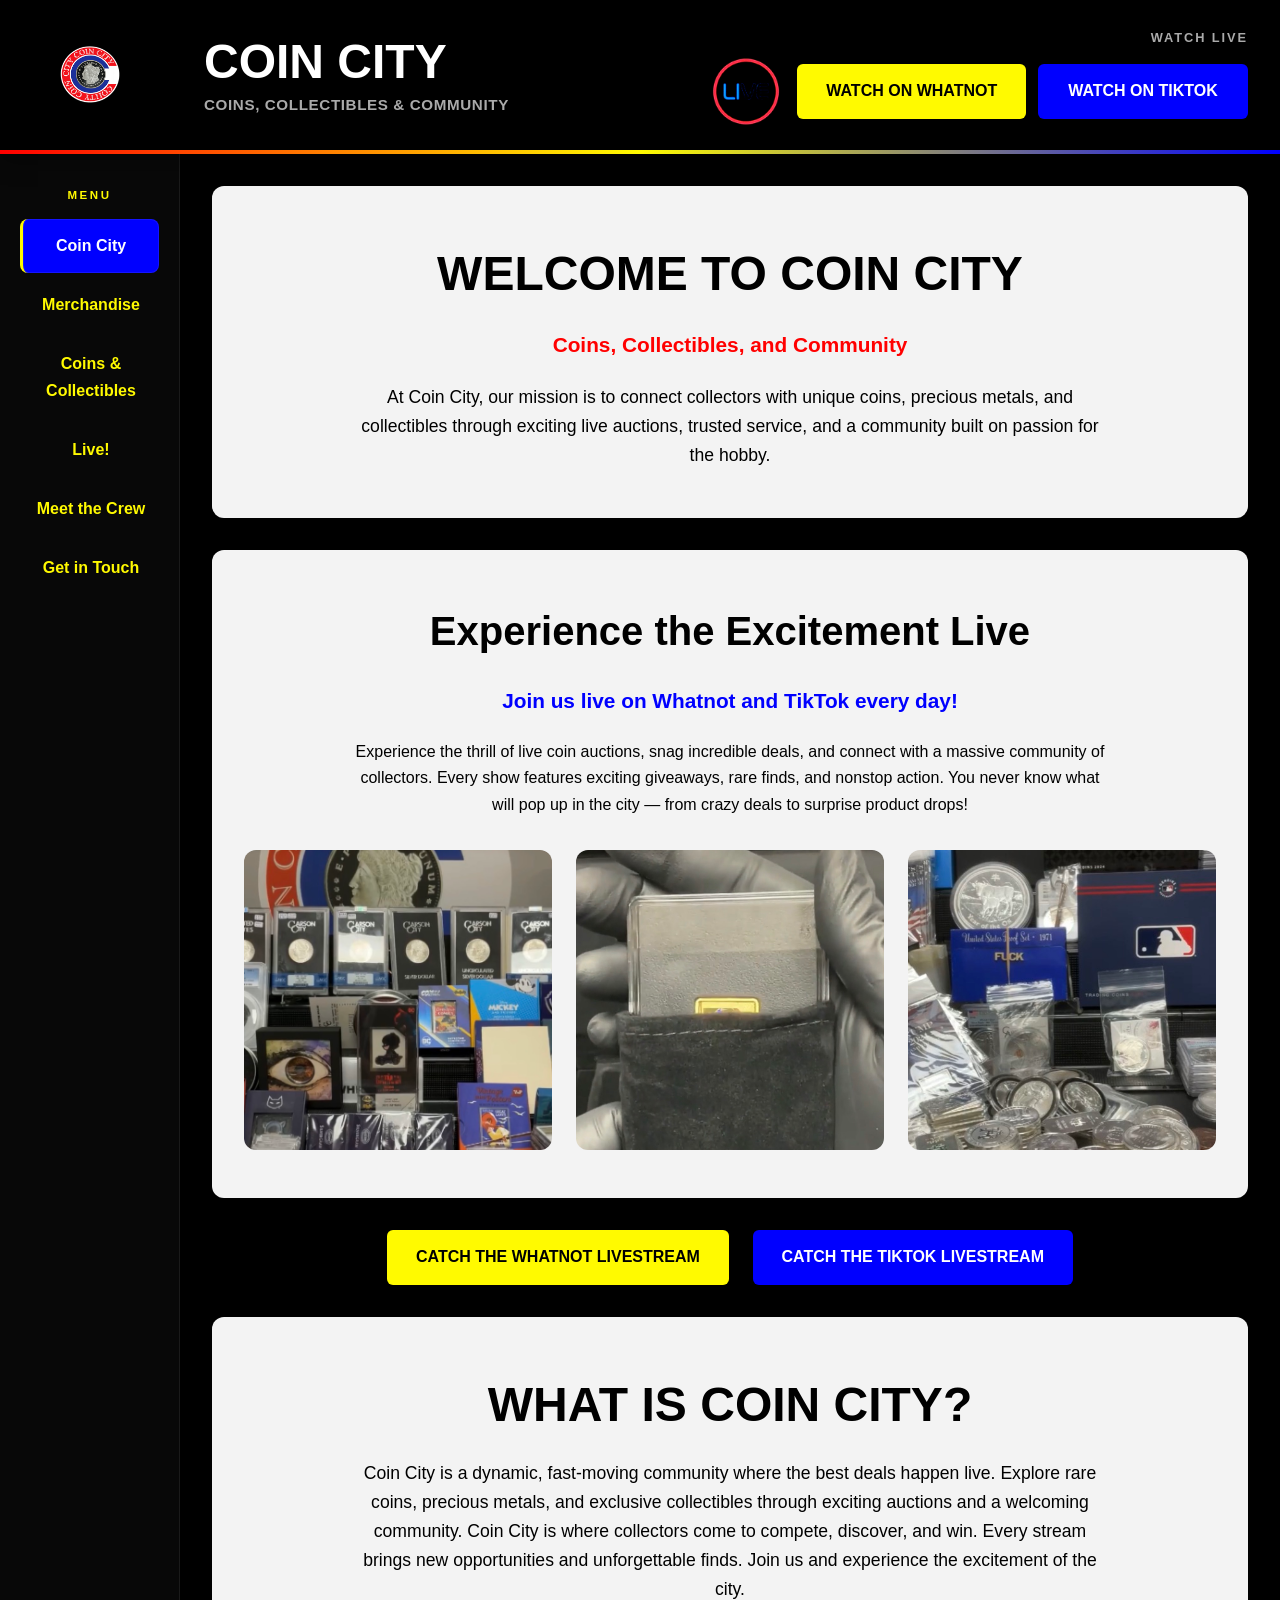
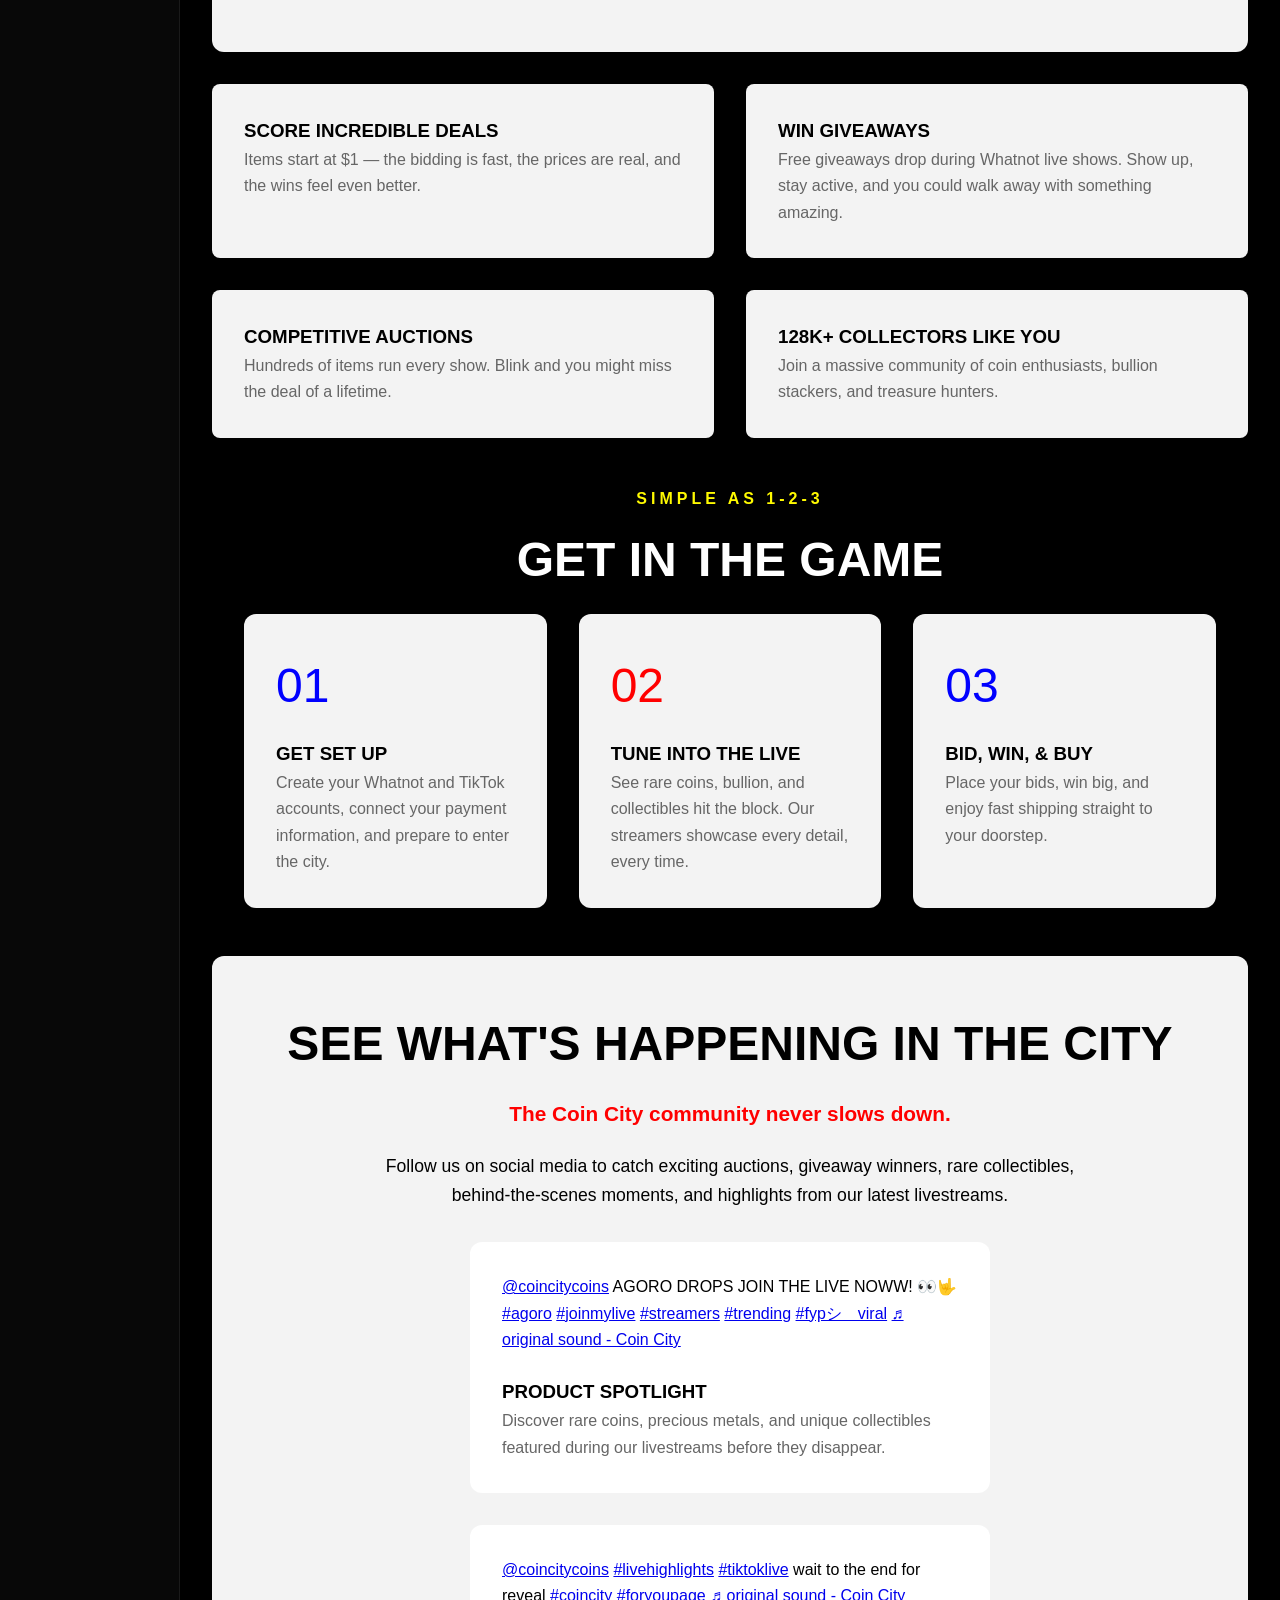
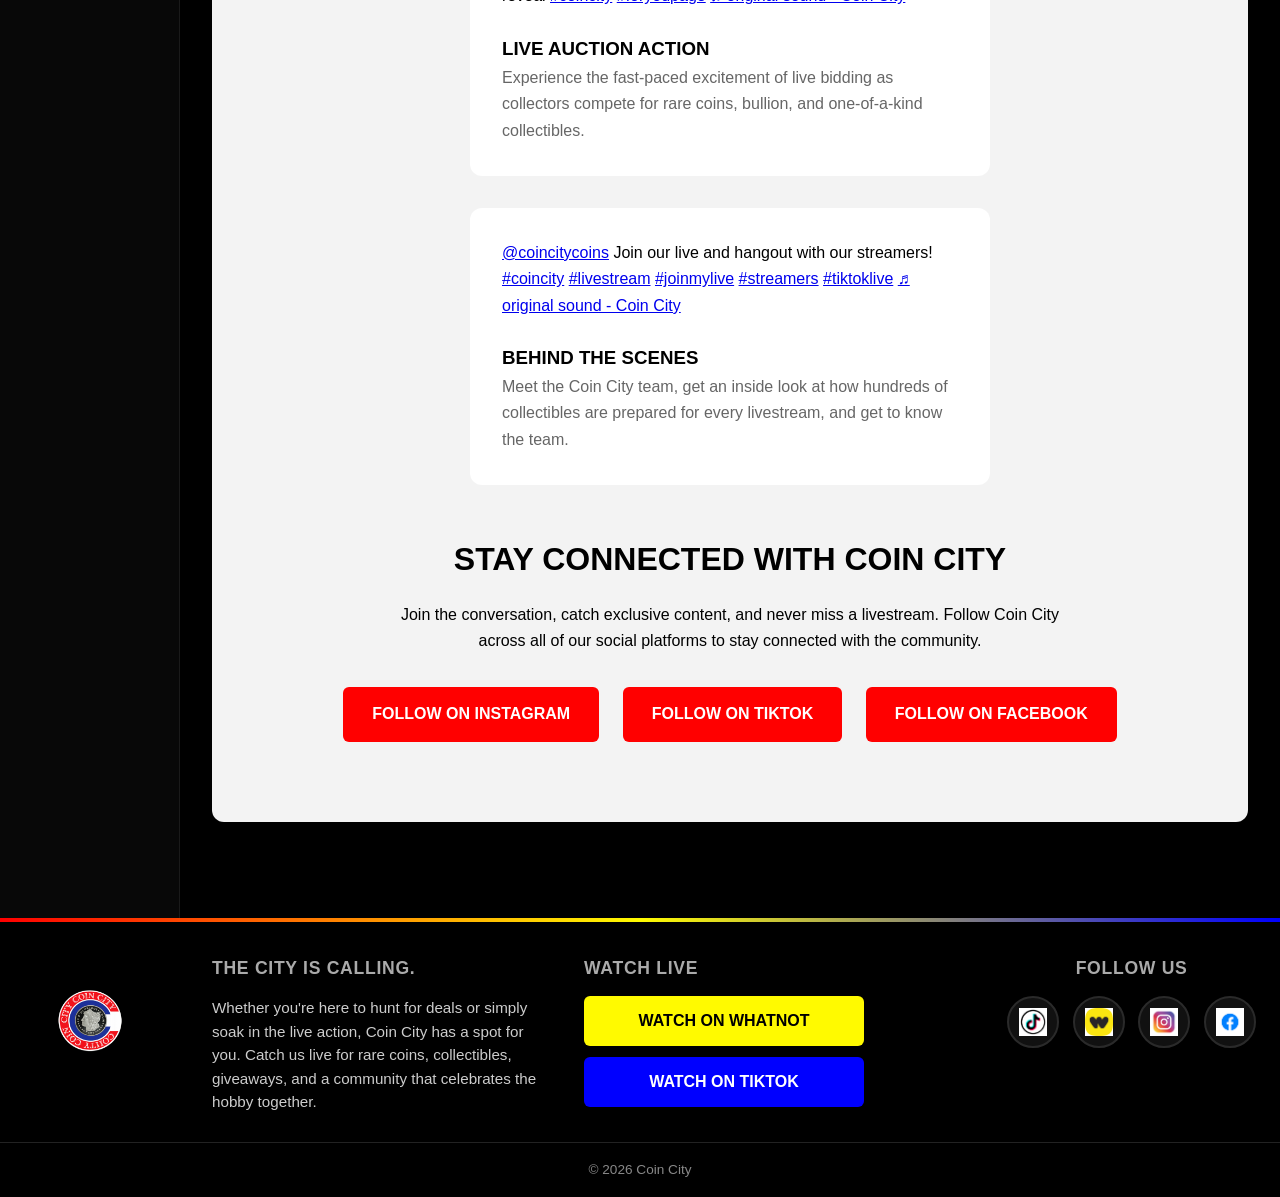
<file: index.html>
<!DOCTYPE html>
<html lang="en">
<head>
  <meta charset="utf-8">
  <meta name="viewport" content="width=device-width, initial-scale=1.0, viewport-fit=cover">
  <meta name="description" content="Join Coin City for exciting live coin auctions, rare collectibles, exclusive giveaways, and a welcoming community on TikTok and Whatnot.">
  <title>Coin City | Live Coin Auctions, Collectibles &amp; Community</title>
  <link rel="icon" href="favicon.png" type="image/png">
  <meta name="theme-color" content="#000000">
  <link rel="apple-touch-icon" href="apple-touch-icon.png">
  <meta property="og:type" content="website">
  <meta property="og:site_name" content="Coin City">
  <meta property="og:title" content="Coin City | Live Coin Auctions, Collectibles &amp; Community">
  <meta property="og:description" content="Join Coin City for exciting live coin auctions, rare collectibles, exclusive giveaways, and a welcoming community on TikTok and Whatnot.">
  <meta property="og:image" content="og-image.png">
  <meta name="twitter:card" content="summary_large_image">
  <meta name="twitter:title" content="Coin City | Live Coin Auctions, Collectibles &amp; Community">
  <meta name="twitter:description" content="Join Coin City for exciting live coin auctions, rare collectibles, exclusive giveaways, and a welcoming community on TikTok and Whatnot.">
  <meta name="twitter:image" content="og-image.png">
  <link rel="stylesheet" href="cc.css">
  <script async src="https://www.googletagmanager.com/gtag/js?id=G-XJTX67X2N4"></script>
  <script>
    window.dataLayer = window.dataLayer || [];
    function gtag(){dataLayer.push(arguments);}
    gtag('js', new Date());
    gtag('config', 'G-XJTX67X2N4');
  </script>
</head>
<body id="home">
<a class="skip-link" href="#main-content">Skip to main content</a>
<div id="wrapper">
<header class="site-header">
  <div class="header-logo-col">
    <a href="index.html" class="logo-link">
      <img src="logo.png" alt="Coin City logo" class="logo" width="130" height="130" fetchpriority="high">
    </a>
  </div>
  <div class="header-brand">
    <div class="header-title-group">
      <h1><a href="index.html">Coin City</a></h1>
      <p class="header-tagline">Coins, Collectibles &amp; Community</p>
    </div>
  </div>

  <div class="header-actions">
    <p class="header-cta-label">Watch Live</p>
    <div class="header-live-row">
      <div class="animation">
        <img src="livestream.gif" alt="" width="70" height="70" aria-hidden="true">
      </div>
      <div class="header-buttons">
    <a class="watch-button whatnot-button"
       href="https://www.whatnot.com/user/coincity"
       target="_blank"
       rel="noopener noreferrer">
      Watch on Whatnot
    </a>
    <a class="watch-button tiktok-button"
       href="https://www.tiktok.com/@coincitycoins"
       target="_blank"
       rel="noopener noreferrer">
      Watch on TikTok
    </a>
    </div>
    </div>
  </div>
</header>

<nav aria-label="Main Navigation">
  <a href="index.html" aria-current="page">Coin City</a>
  <a href="merchandise.html">Merchandise</a>
  <a href="coins.html">Coins &amp; Collectibles</a>
  <a href="live.html">Live!</a>
  <a href="crew.html">Meet the Crew</a>
  <a href="contact.html">Get in Touch</a>
</nav>

<main id="main-content">
  <section class="welcome">
    <h2>Welcome to Coin City</h2>
    <p>Coins, Collectibles, and Community</p>
    <p>At Coin City, our mission is to connect collectors with unique coins, precious metals, and collectibles through exciting live auctions, trusted service, and a community built on passion for the hobby.</p>
  </section>

  <section class="livestream reveal">
    <div class="livestream-text">
      <h2>Experience the Excitement Live</h2>
      <p>Join us live on Whatnot and TikTok every day!</p>
      <p>
        Experience the thrill of live coin auctions, snag incredible deals,
        and connect with a massive community of collectors. Every show features exciting giveaways, rare finds, and nonstop action.
        You never know what will pop up in the city — from crazy deals to surprise product drops!
      </p>
    </div>

    <div class="livestream-gallery">
      <img src="live1.jpeg" alt="Coin City live stream action" width="400" height="300" loading="lazy" decoding="async">
      <img src="live2.jpeg" alt="Coin City live auction" width="400" height="300" loading="lazy" decoding="async">
      <img src="live3.jpeg" alt="Collectors participating in live stream" width="400" height="300" loading="lazy" decoding="async">
    </div>
  </section>

  <section class="buttons-section" aria-label="Watch live streams">
    <div class="buttons">
      <a class="watch-button whatnot-button"
         href="https://www.whatnot.com/user/coincity"
         target="_blank"
         rel="noopener noreferrer">
        Catch the Whatnot Livestream
      </a>
      <a class="watch-button tiktok-button"
         href="https://www.tiktok.com/@coincitycoins"
         target="_blank"
         rel="noopener noreferrer">
        Catch the TikTok Livestream
      </a>
    </div>
  </section>

  <section class="info reveal">
    <h2>What is Coin City?</h2>
    <p>Coin City is a dynamic, fast-moving community where the best deals happen live. Explore rare coins, precious metals, and exclusive collectibles through exciting auctions and a welcoming community. Coin City is where collectors come to compete, discover, and win. Every stream brings new opportunities and unforgettable finds. Join us and experience the excitement of the city.</p>
  </section>

  <section class="features reveal" aria-label="Why collectors choose Coin City">
    <article class="feature-card">
      <h3>Score Incredible Deals</h3>
      <p>Items start at $1 — the bidding is fast, the prices are real, and the wins feel even better.</p>
    </article>
    <article class="feature-card">
      <h3>Win Giveaways</h3>
      <p>Free giveaways drop during Whatnot live shows. Show up, stay active, and you could walk away with something amazing.</p>
    </article>
    <article class="feature-card">
      <h3>Competitive Auctions</h3>
      <p>Hundreds of items run every show. Blink and you might miss the deal of a lifetime.</p>
    </article>
    <article class="feature-card">
      <h3>128K+ Collectors Like You</h3>
      <p>Join a massive community of coin enthusiasts, bullion stackers, and treasure hunters.</p>
    </article>
  </section>

  <section class="game-section reveal">
    <p class="game-label">Simple as 1-2-3</p>
    <h2>Get in the Game</h2>
    <div class="game-cards">
      <article class="game-card">
        <span class="game-number">01</span>
        <h3>Get Set Up</h3>
        <p>Create your Whatnot and TikTok accounts, connect your payment information, and prepare to enter the city.</p>
      </article>
      <article class="game-card">
        <span class="game-number">02</span>
        <h3>Tune Into The Live</h3>
        <p>See rare coins, bullion, and collectibles hit the block. Our streamers showcase every detail, every time.</p>
      </article>
      <article class="game-card">
        <span class="game-number">03</span>
        <h3>Bid, Win, &amp; Buy</h3>
        <p>Place your bids, win big, and enjoy fast shipping straight to your doorstep.</p>
      </article>
    </div>
  </section>

  <section class="social-feed reveal">
    <h2>See What's Happening in the City</h2>
    <p class="social-tagline">The Coin City community never slows down.</p>
    <p class="social-intro">
      Follow us on social media to catch exciting auctions, giveaway winners, rare collectibles,
      behind-the-scenes moments, and highlights from our latest livestreams.
    </p>

    <div class="social-videos">
      <article class="social-card">
        <div class="social-embed">
        <blockquote class="tiktok-embed"
          cite="https://www.tiktok.com/@coincitycoins/video/7644366414480002334"
          data-video-id="7644366414480002334">
          <section>
            <a target="_blank" title="@coincitycoins" href="https://www.tiktok.com/@coincitycoins?refer=embed">@coincitycoins</a>
            AGORO DROPS JOIN THE LIVE NOWW! 👀🤟
            <a title="agoro" target="_blank" href="https://www.tiktok.com/tag/agoro?refer=embed">#agoro</a>
            <a title="joinmylive" target="_blank" href="https://www.tiktok.com/tag/joinmylive?refer=embed">#joinmylive</a>
            <a title="streamers" target="_blank" href="https://www.tiktok.com/tag/streamers?refer=embed">#streamers</a>
            <a title="trending" target="_blank" href="https://www.tiktok.com/tag/trending?refer=embed">#trending</a>
            <a title="fypシ゚viral" target="_blank" href="https://www.tiktok.com/tag/fyp%E3%82%B7%E3%82%9Aviral?refer=embed">#fypシ゚viral</a>
            <a target="_blank" title="♬ original sound - Coin City" href="https://www.tiktok.com/music/original-sound-7644366454678145822?refer=embed">♬ original sound - Coin City</a>
          </section>
        </blockquote>
        </div>
        <h3>Product Spotlight</h3>
        <p>
          Discover rare coins, precious metals, and unique collectibles featured during our
          livestreams before they disappear.
        </p>
      </article>

      <article class="social-card">
        <div class="social-embed">
        <blockquote class="tiktok-embed"
          cite="https://www.tiktok.com/@coincitycoins/video/7658485566723378462"
          data-video-id="7658485566723378462">
          <section>
            <a target="_blank" title="@coincitycoins" href="https://www.tiktok.com/@coincitycoins?refer=embed">@coincitycoins</a>
            <a title="livehighlights" target="_blank" href="https://www.tiktok.com/tag/livehighlights?refer=embed">#livehighlights</a>
            <a title="tiktoklive" target="_blank" href="https://www.tiktok.com/tag/tiktoklive?refer=embed">#tiktoklive</a>
            wait to the end for reveal
            <a title="coincity" target="_blank" href="https://www.tiktok.com/tag/coincity?refer=embed">#coincity</a>
            <a title="foryoupage" target="_blank" href="https://www.tiktok.com/tag/foryoupage?refer=embed">#foryoupage</a>
            <a target="_blank" title="♬ original sound - Coin City" href="https://www.tiktok.com/music/original-sound-7658485548374346527?refer=embed">♬ original sound - Coin City</a>
          </section>
        </blockquote>
        </div>
        <h3>Live Auction Action</h3>
        <p>
          Experience the fast-paced excitement of live bidding as collectors compete for rare coins, bullion, and one-of-a-kind collectibles.
        </p>
      </article>

      <article class="social-card">
        <div class="social-embed">
        <blockquote class="tiktok-embed"
          cite="https://www.tiktok.com/@coincitycoins/video/7646575295323032863"
          data-video-id="7646575295323032863">
          <section>
            <a target="_blank" title="@coincitycoins" href="https://www.tiktok.com/@coincitycoins?refer=embed">@coincitycoins</a>
            Join our live and hangout with our streamers!
            <a title="coincity" target="_blank" href="https://www.tiktok.com/tag/coincity?refer=embed">#coincity</a>
            <a title="livestream" target="_blank" href="https://www.tiktok.com/tag/livestream?refer=embed">#livestream</a>
            <a title="joinmylive" target="_blank" href="https://www.tiktok.com/tag/joinmylive?refer=embed">#joinmylive</a>
            <a title="streamers" target="_blank" href="https://www.tiktok.com/tag/streamers?refer=embed">#streamers</a>
            <a title="tiktoklive" target="_blank" href="https://www.tiktok.com/tag/tiktoklive?refer=embed">#tiktoklive</a>
            <a target="_blank" title="♬ original sound - Coin City" href="https://www.tiktok.com/music/original-sound-7646575322909002527?refer=embed">♬ original sound - Coin City</a>
          </section>
        </blockquote>
        </div>
        <h3>Behind the Scenes</h3>
        <p>
          Meet the Coin City team, get an inside look at how hundreds of collectibles are
          prepared for every livestream, and get to know the team.
        </p>
      </article>
    </div>

    <div class="social-cta">
      <h3>Stay Connected With Coin City</h3>
      <p>
        Join the conversation, catch exclusive content, and never miss a livestream.
        Follow Coin City across all of our social platforms to stay connected with the community.
      </p>

      <div class="buttons">
        <a class="watch-button instagram-button"
           href="https://www.instagram.com/coincity1"
           target="_blank"
           rel="noopener noreferrer">
          Follow on Instagram
        </a>
        <a class="watch-button tiktok-button"
           href="https://www.tiktok.com/@coincitycoins"
           target="_blank"
           rel="noopener noreferrer">
          Follow on TikTok
        </a>
        <a class="watch-button facebook-button"
           href="https://www.facebook.com/CoinCity10"
           target="_blank"
           rel="noopener noreferrer">
          Follow on Facebook
        </a>
      </div>
    </div>
  </section>
</main>

<footer class="site-footer">
  <div class="footer-top">
    <div class="footer-logo-col">
      <a href="index.html" class="footer-logo-link">
        <img src="logo.png" alt="Coin City logo" class="footer-logo" width="165" height="165" decoding="async">
      </a>
    </div>
    <div class="footer-about">
      <h3>The City is Calling.</h3>
      <p>Whether you're here to hunt for deals or simply soak in the live action, Coin City has a spot for you. Catch us live for rare coins, collectibles, giveaways, and a community that celebrates the hobby together.</p>
    </div>
    <div class="footer-live-col">
      <h3>Watch Live</h3>
      <div class="footer-live-links">
        <a class="watch-button whatnot-button" href="https://www.whatnot.com/user/coincity" target="_blank" rel="noopener noreferrer">Watch on Whatnot</a>
        <a class="watch-button tiktok-button" href="https://www.tiktok.com/@coincitycoins" target="_blank" rel="noopener noreferrer">Watch on TikTok</a>
      </div>
    </div>

    <div class="footer-right">
      <h3>Follow Us</h3>
      <div class="social-icons">
        <a href="https://www.tiktok.com/@coincitycoins" target="_blank" rel="noopener noreferrer" aria-label="Coin City on TikTok">
          <img src="tiktok.png" alt="" width="58" height="58" decoding="async">
        </a>
        <a href="https://www.whatnot.com/user/coincity" target="_blank" rel="noopener noreferrer" aria-label="Coin City on Whatnot">
          <img src="whatnot.png" alt="" width="58" height="58" decoding="async">
        </a>
        <a href="https://www.instagram.com/coincity1" target="_blank" rel="noopener noreferrer" aria-label="Coin City on Instagram">
          <img src="instagram.jpg" alt="" width="58" height="58" decoding="async">
        </a>
        <a href="https://www.facebook.com/CoinCity10" target="_blank" rel="noopener noreferrer" aria-label="Coin City on Facebook">
          <img src="facebook.png" alt="" width="58" height="58" decoding="async">
        </a>
      </div>
    </div>
  </div>
  <div class="footer-bottom">
    <p class="copyright">&copy; 2026 Coin City</p>
  </div>
</footer>
</div>

<script async src="https://www.tiktok.com/embed.js"></script>
<script src="cc.js" defer></script>
</body>
</html>
</file>
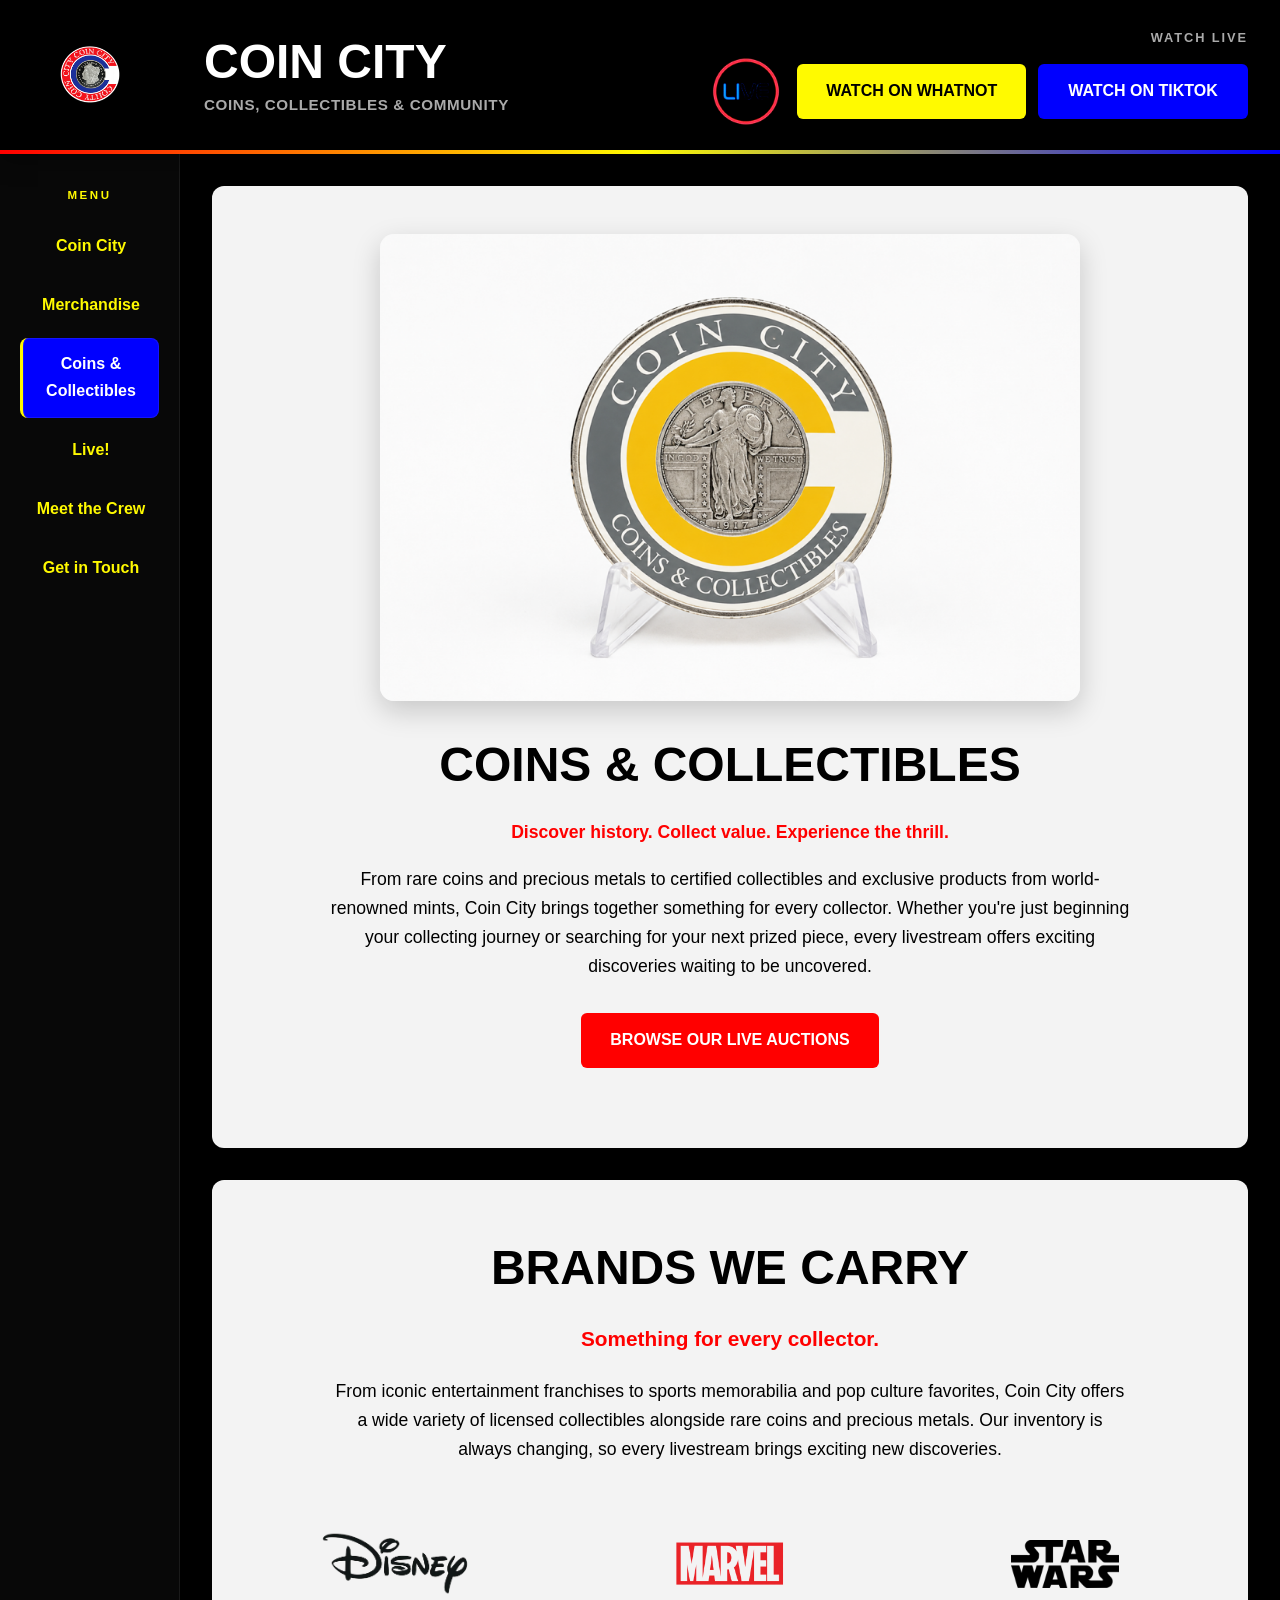
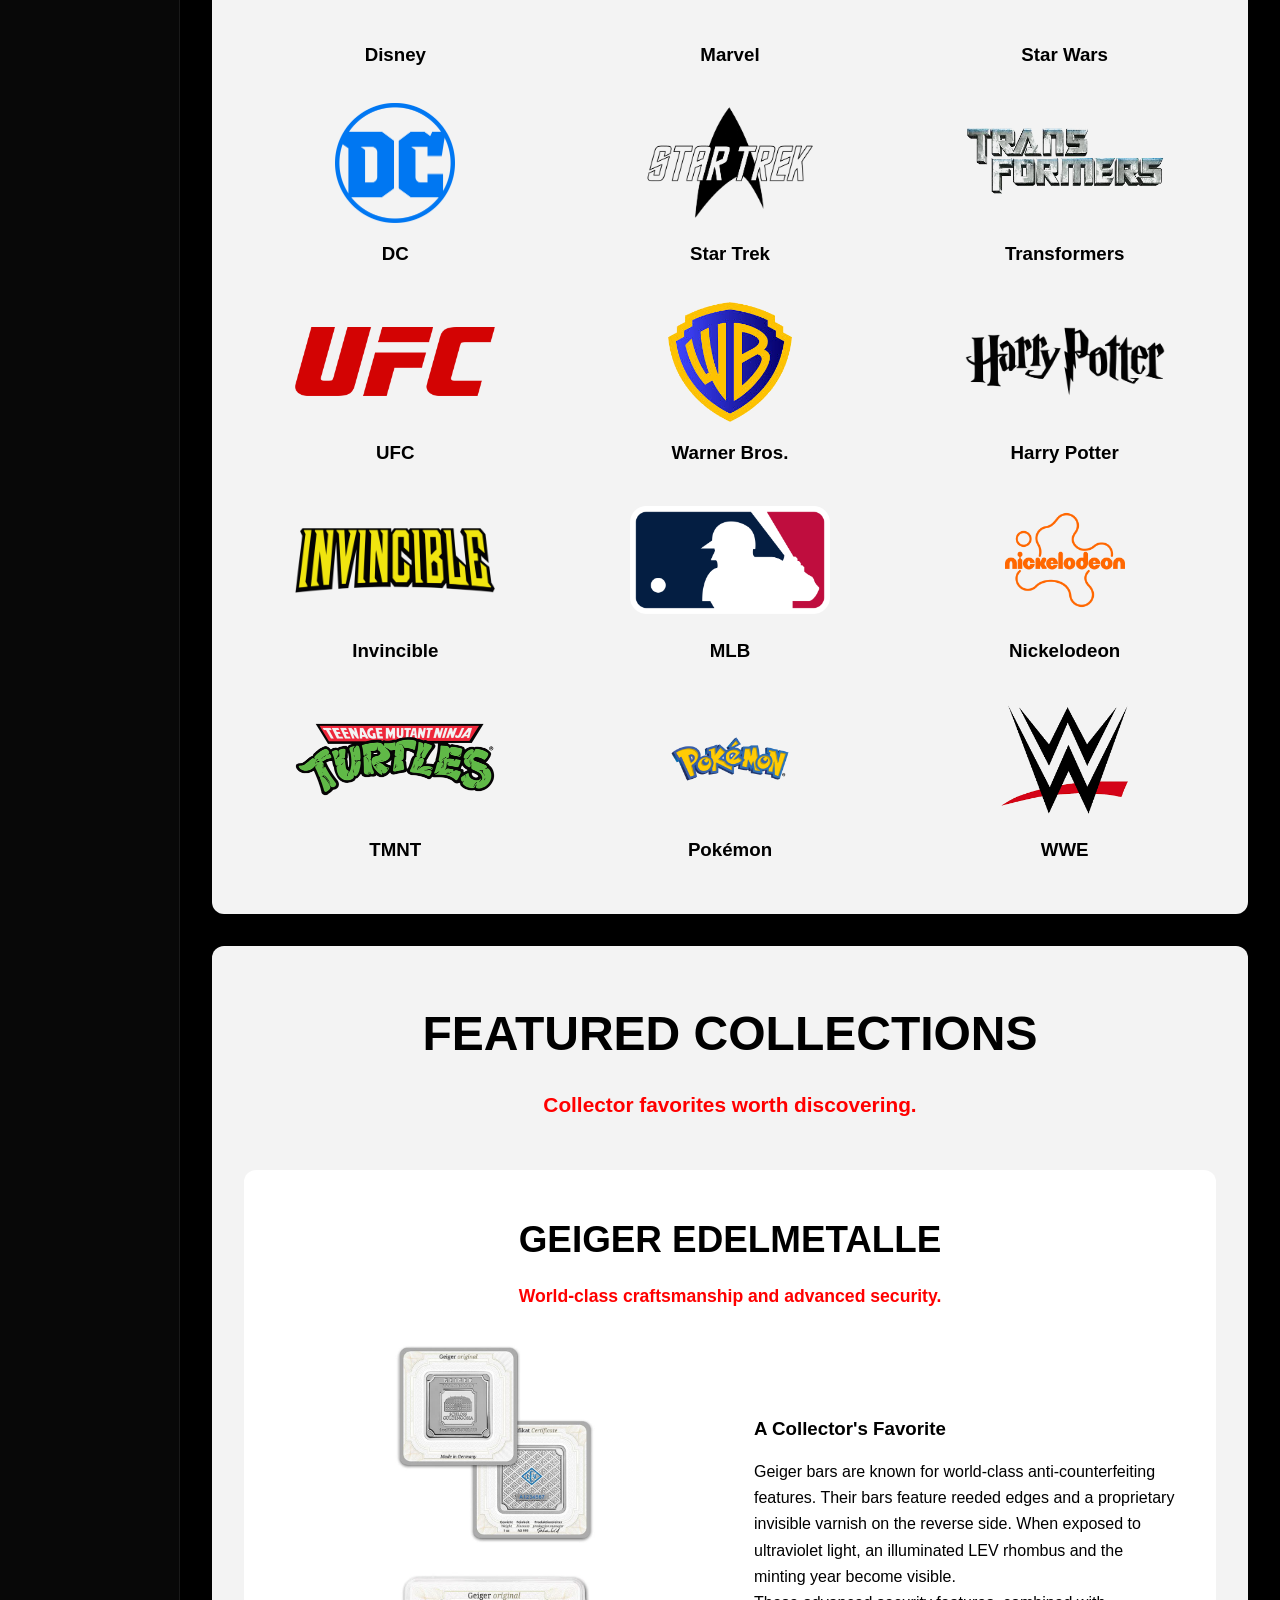
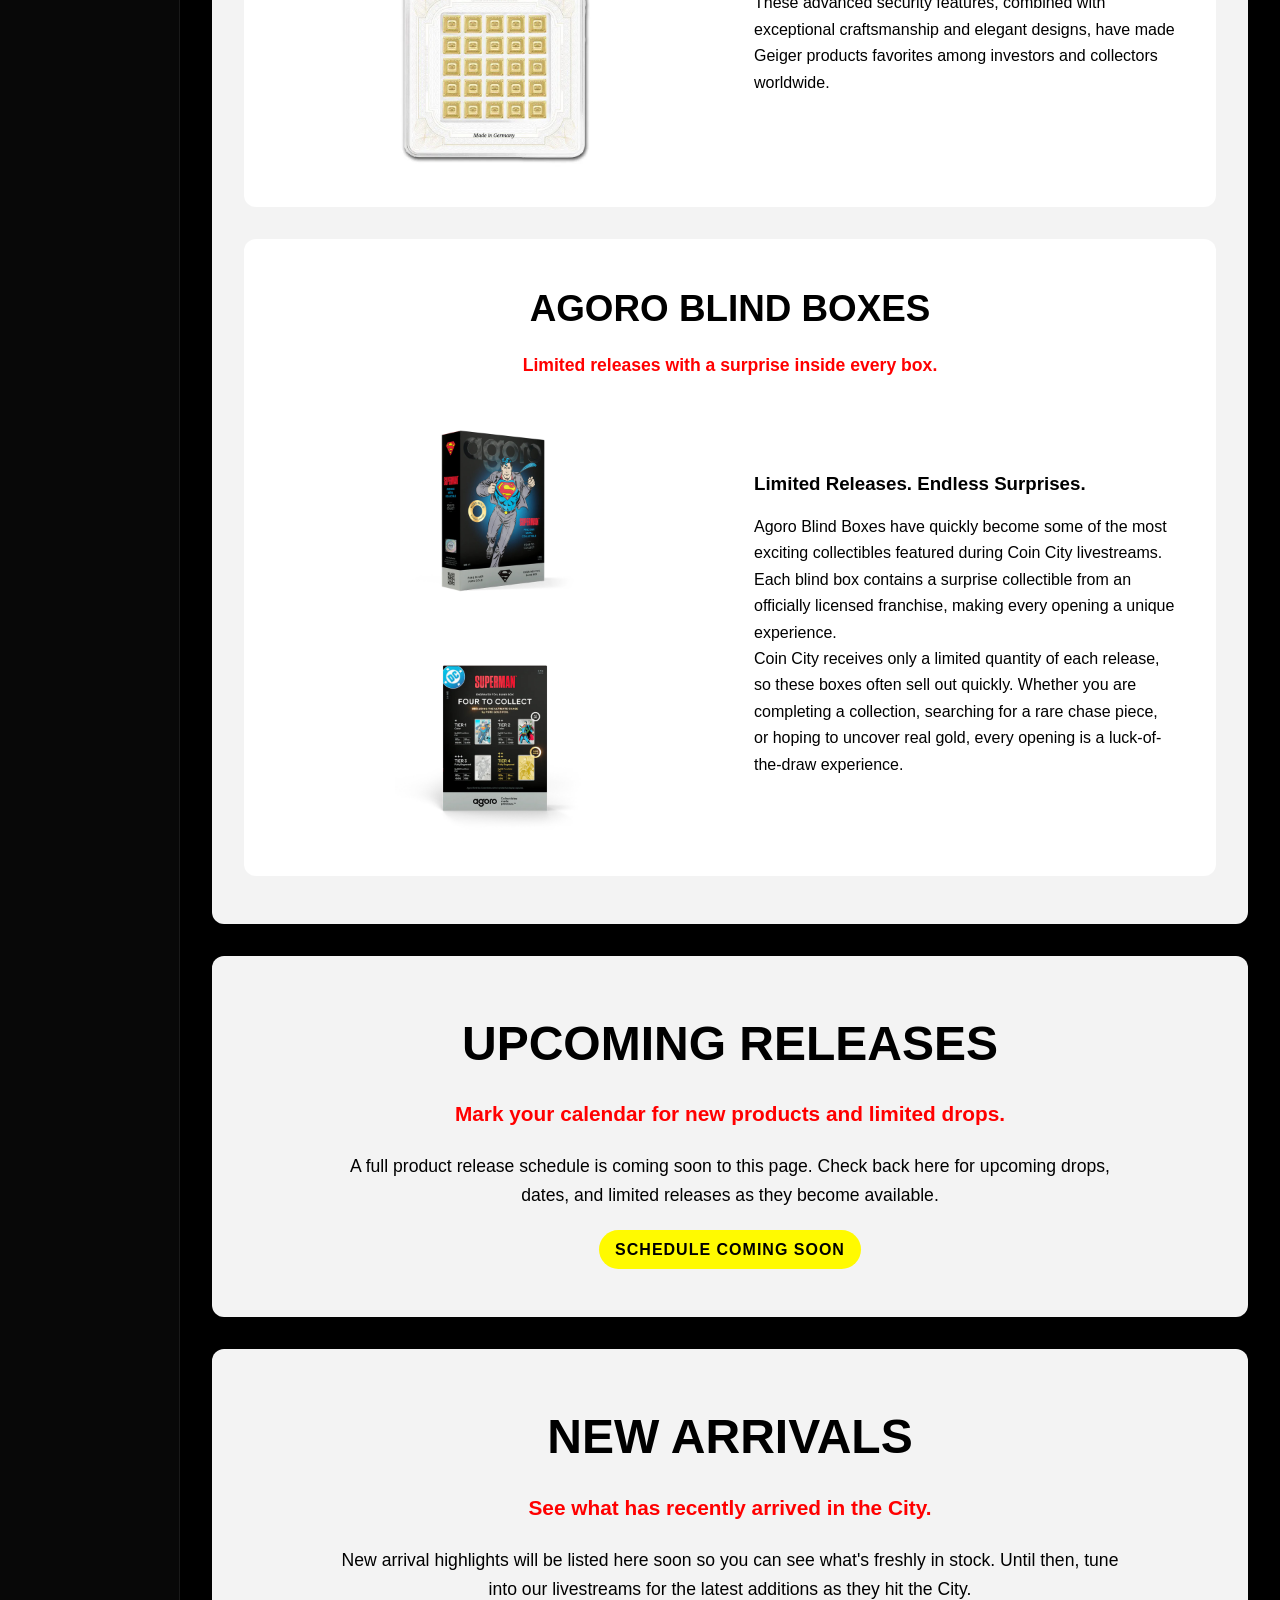
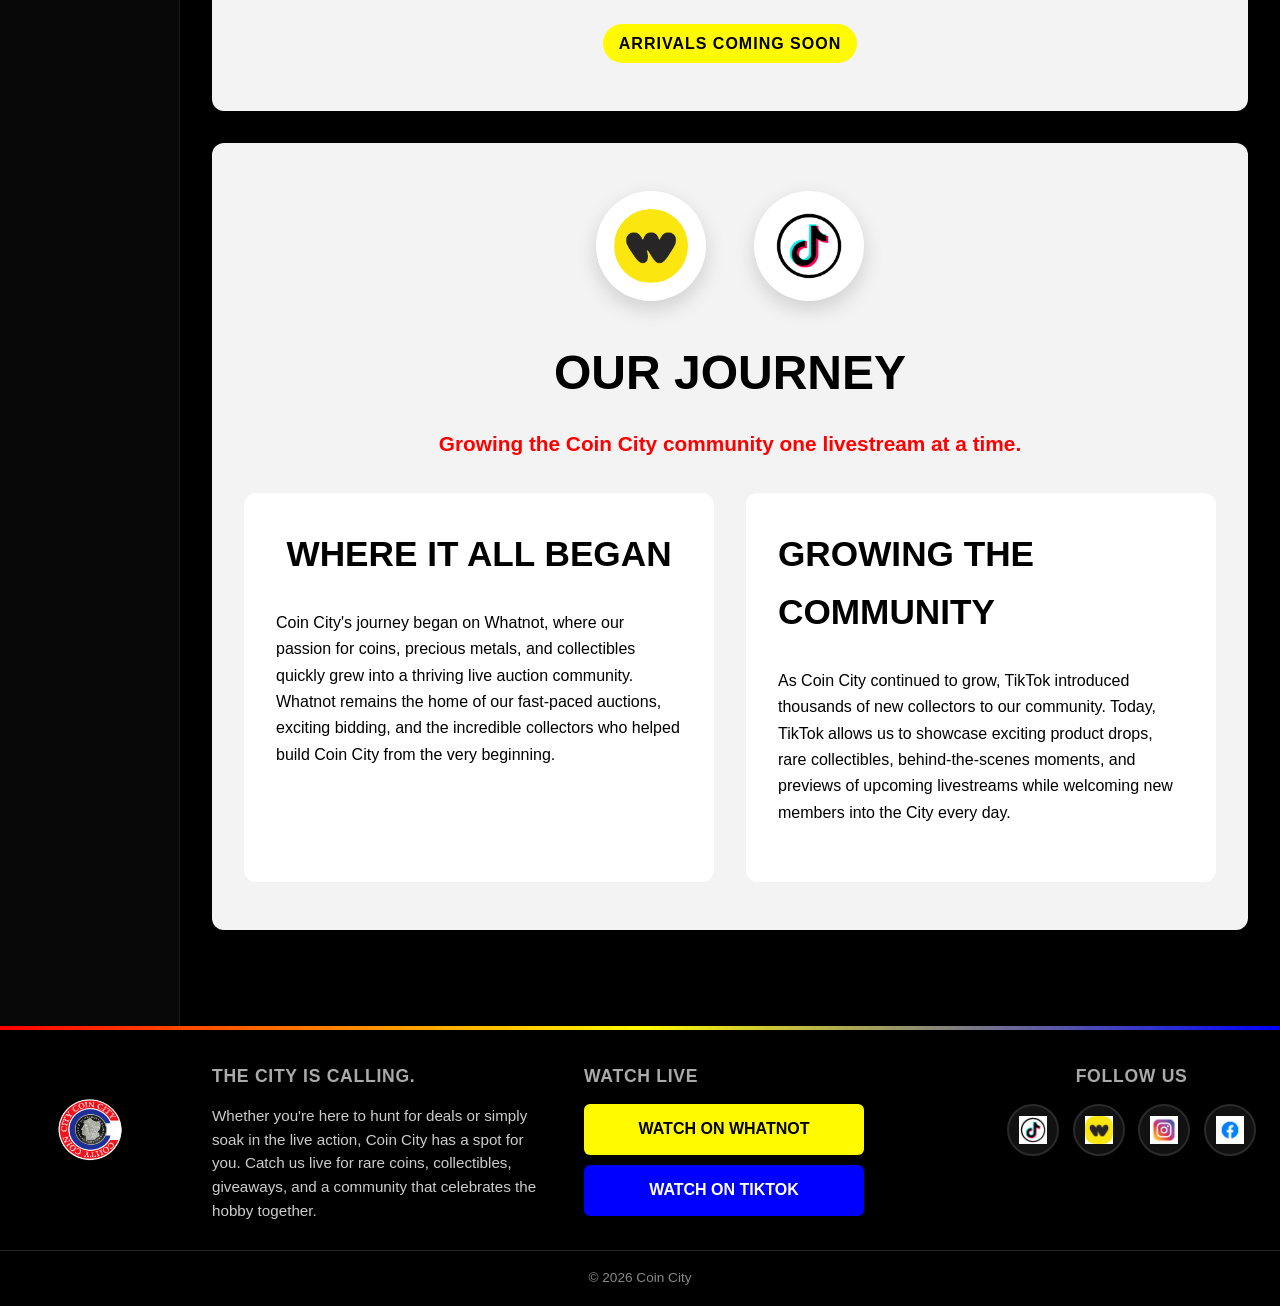
<file: coins.html>
<!DOCTYPE html>
<html lang="en">
<head>
  <meta charset="utf-8">
  <meta name="viewport" content="width=device-width, initial-scale=1.0, viewport-fit=cover">
  <meta name="description" content="Explore the coins, bullion, paper currency, and collectibles featured during Coin City's exciting live auctions and community events.">
  <title>Coin City | Coins &amp; Collectibles</title>
  <link rel="icon" href="favicon.png" type="image/png">
  <meta name="theme-color" content="#000000">
  <link rel="apple-touch-icon" href="apple-touch-icon.png">
  <meta property="og:type" content="website">
  <meta property="og:site_name" content="Coin City">
  <meta property="og:title" content="Coin City | Coins &amp; Collectibles">
  <meta property="og:description" content="Explore the coins, bullion, paper currency, and collectibles featured during Coin City's exciting live auctions and community events.">
  <meta property="og:image" content="og-image.png">
  <meta name="twitter:card" content="summary_large_image">
  <meta name="twitter:title" content="Coin City | Coins &amp; Collectibles">
  <meta name="twitter:description" content="Explore the coins, bullion, paper currency, and collectibles featured during Coin City's exciting live auctions and community events.">
  <meta name="twitter:image" content="og-image.png">
  <link rel="stylesheet" href="cc.css">
  <script async src="https://www.googletagmanager.com/gtag/js?id=G-XJTX67X2N4"></script>
  <script>
    window.dataLayer = window.dataLayer || [];
    function gtag(){dataLayer.push(arguments);}
    gtag('js', new Date());
    gtag('config', 'G-XJTX67X2N4');
  </script>
</head>
<body id="coins">
<a class="skip-link" href="#main-content">Skip to main content</a>
<div id="wrapper">
<header class="site-header">
  <div class="header-logo-col">
    <a href="index.html" class="logo-link">
      <img src="logo.png" alt="Coin City logo" class="logo" width="130" height="130" fetchpriority="high">
    </a>
  </div>
  <div class="header-brand">
    <div class="header-title-group">
      <h1><a href="index.html">Coin City</a></h1>
      <p class="header-tagline">Coins, Collectibles &amp; Community</p>
    </div>
  </div>

  <div class="header-actions">
    <p class="header-cta-label">Watch Live</p>
    <div class="header-live-row">
      <div class="animation">
        <img src="livestream.gif" alt="" width="70" height="70" aria-hidden="true">
      </div>
      <div class="header-buttons">
    <a class="watch-button whatnot-button"
       href="https://www.whatnot.com/user/coincity"
       target="_blank"
       rel="noopener noreferrer">
      Watch on Whatnot
    </a>
    <a class="watch-button tiktok-button"
       href="https://www.tiktok.com/@coincitycoins"
       target="_blank"
       rel="noopener noreferrer">
      Watch on TikTok
    </a>
    </div>
    </div>
  </div>
</header>

<nav aria-label="Main Navigation">
  <a href="index.html">Coin City</a>
  <a href="merchandise.html">Merchandise</a>
  <a href="coins.html" aria-current="page">Coins &amp; Collectibles</a>
  <a href="live.html">Live!</a>
  <a href="crew.html">Meet the Crew</a>
  <a href="contact.html">Get in Touch</a>
</nav>

<main id="main-content">
  <section class="coins-hero reveal">
    <img src="coinscc.png"
         alt="Coin City coins and collectibles graphic"
         class="coins-banner"
         width="700"
         height="350"
         loading="lazy"
         decoding="async">
    <h2>Coins &amp; Collectibles</h2>
    <p class="coins-tagline">Discover history. Collect value. Experience the thrill.</p>
    <p>
      From rare coins and precious metals to certified collectibles and exclusive
      products from world-renowned mints, Coin City brings together something for
      every collector. Whether you're just beginning your collecting journey or
      searching for your next prized piece, every livestream offers exciting
      discoveries waiting to be uncovered.
    </p>
    <div class="buttons">
      <a class="watch-button city-button" href="live.html">Browse Our Live Auctions</a>
    </div>
  </section>

  <section class="brands reveal">
    <h2>Brands We Carry</h2>
    <p class="brands-tagline">Something for every collector.</p>
    <p class="brands-intro">
      From iconic entertainment franchises to sports memorabilia and pop culture favorites,
      Coin City offers a wide variety of licensed collectibles alongside rare coins and
      precious metals. Our inventory is always changing, so every livestream brings
      exciting new discoveries.
    </p>

    <div class="brand-grid">
      <article class="brand-card">
        <div class="brand-logo"><img src="disney.png" alt="Disney collectibles" width="200" height="120" loading="lazy" decoding="async"></div>
        <h3>Disney</h3>
      </article>
      <article class="brand-card">
        <div class="brand-logo"><img src="marvel.png" alt="Marvel collectibles" width="200" height="120" loading="lazy" decoding="async"></div>
        <h3>Marvel</h3>
      </article>
      <article class="brand-card">
        <div class="brand-logo"><img src="starwars.png" alt="Star Wars collectibles" width="200" height="120" loading="lazy" decoding="async"></div>
        <h3>Star Wars</h3>
      </article>
      <article class="brand-card">
        <div class="brand-logo"><img src="dc.png" alt="DC collectibles" width="200" height="120" loading="lazy" decoding="async"></div>
        <h3>DC</h3>
      </article>
      <article class="brand-card">
        <div class="brand-logo"><img src="startrek.png" alt="Star Trek collectibles" width="200" height="120" loading="lazy" decoding="async"></div>
        <h3>Star Trek</h3>
      </article>
      <article class="brand-card">
        <div class="brand-logo"><img src="transformers.png" alt="Transformers collectibles" width="200" height="120" loading="lazy" decoding="async"></div>
        <h3>Transformers</h3>
      </article>
      <article class="brand-card">
        <div class="brand-logo"><img src="ufc.png" alt="UFC collectibles" width="200" height="120" loading="lazy" decoding="async"></div>
        <h3>UFC</h3>
      </article>
      <article class="brand-card">
        <div class="brand-logo"><img src="wb.png" alt="Warner Bros collectibles" width="200" height="120" loading="lazy" decoding="async"></div>
        <h3>Warner Bros.</h3>
      </article>
      <article class="brand-card">
        <div class="brand-logo"><img src="harrypotter.webp" alt="Harry Potter collectibles" width="200" height="120" loading="lazy" decoding="async"></div>
        <h3>Harry Potter</h3>
      </article>
      <article class="brand-card">
        <div class="brand-logo"><img src="invincible.png" alt="Invincible collectibles" width="200" height="120" loading="lazy" decoding="async"></div>
        <h3>Invincible</h3>
      </article>
      <article class="brand-card">
        <div class="brand-logo"><img src="mlb.webp" alt="Major League Baseball collectibles" width="200" height="120" loading="lazy" decoding="async"></div>
        <h3>MLB</h3>
      </article>
      <article class="brand-card">
        <div class="brand-logo"><img src="nick.png" alt="Nickelodeon collectibles" width="200" height="120" loading="lazy" decoding="async"></div>
        <h3>Nickelodeon</h3>
      </article>
      <article class="brand-card">
        <div class="brand-logo"><img src="turtles.png" alt="Teenage Mutant Ninja Turtles collectibles" width="200" height="120" loading="lazy" decoding="async"></div>
        <h3>TMNT</h3>
      </article>
      <article class="brand-card">
        <div class="brand-logo"><img src="pokemon.png" alt="Pokémon collectibles" width="200" height="120" loading="lazy" decoding="async"></div>
        <h3>Pokémon</h3>
      </article>
      <article class="brand-card">
        <div class="brand-logo"><img src="wwe.png" alt="WWE collectibles" width="200" height="120" loading="lazy" decoding="async"></div>
        <h3>WWE</h3>
      </article>
    </div>
  </section>

  <section class="featured-collection reveal">
    <h2>Featured Collections</h2>
    <p class="collection-tagline">Collector favorites worth discovering.</p>

    <article class="featured-item">
      <div class="featured-heading">
        <h3>Geiger Edelmetalle</h3>
        <p>World-class craftsmanship and advanced security.</p>
      </div>
      <div class="geiger-section">
        <div class="geiger-images">
          <img src="geiger1.JPG" alt="Front of a Geiger silver bar" width="200" height="200" loading="lazy" decoding="async">
          <img src="geiger2.jpeg" alt="Reverse of a Geiger silver bar illuminated under ultraviolet light" width="200" height="200" loading="lazy" decoding="async">
        </div>
        <div class="geiger-text">
          <h3>A Collector's Favorite</h3>
          <p>
            Geiger bars are known for world-class anti-counterfeiting features.
            Their bars feature reeded edges and a proprietary invisible varnish
            on the reverse side. When exposed to ultraviolet light, an illuminated
            LEV rhombus and the minting year become visible.
          </p>
          <p>
            These advanced security features, combined with exceptional
            craftsmanship and elegant designs, have made Geiger products
            favorites among investors and collectors worldwide.
          </p>
        </div>
      </div>
    </article>

    <article class="featured-item">
      <div class="featured-heading">
        <h3>Agoro Blind Boxes</h3>
        <p>Limited releases with a surprise inside every box.</p>
      </div>
      <div class="geiger-section">
        <div class="geiger-images">
          <img src="agoro.jpeg" alt="Agoro blind box collectible packaging" width="200" height="200" loading="lazy" decoding="async">
          <img src="agoro2.jpeg" alt="Figures available through Agoro blind boxes" width="200" height="200" loading="lazy" decoding="async">
        </div>
        <div class="geiger-text">
          <h3>Limited Releases. Endless Surprises.</h3>
          <p>
            Agoro Blind Boxes have quickly become some of the most exciting
            collectibles featured during Coin City livestreams. Each blind box
            contains a surprise collectible from an officially licensed franchise,
            making every opening a unique experience.
          </p>
          <p>
            Coin City receives only a limited quantity of each release, so these
            boxes often sell out quickly. Whether you are completing a collection,
            searching for a rare chase piece, or hoping to uncover real gold,
            every opening is a luck-of-the-draw experience.
          </p>
        </div>
      </div>
    </article>
  </section>

  <section class="release-calendar reveal">
    <h2>Upcoming Releases</h2>
    <p class="live-tagline">Mark your calendar for new products and limited drops.</p>
    <p class="release-intro">
      A full product release schedule is coming soon to this page.
      Check back here for upcoming drops, dates, and limited releases as they become available.
    </p>
    <p class="coming-soon">Schedule Coming Soon</p>
  </section>

  <section class="new-arrivals reveal">
    <h2>New Arrivals</h2>
    <p class="live-tagline">See what has recently arrived in the City.</p>
    <p class="arrivals-intro">
      New arrival highlights will be listed here soon so you can see what's freshly in stock.
      Until then, tune into our livestreams for the latest additions as they hit the City.
    </p>
    <p class="coming-soon">Arrivals Coming Soon</p>
  </section>

  <section class="platforms reveal">
    <div class="live-logos">
      <img src="whatnot.png" alt="Whatnot logo" width="110" height="110" decoding="async">
      <img src="tiktok.png" alt="TikTok logo" width="110" height="110" decoding="async">
    </div>
    <h2>Our Journey</h2>
    <p class="platform-tagline">Growing the Coin City community one livestream at a time.</p>

    <div class="platform-grid">
      <article class="platform-card">
        <h3>Where It All Began</h3>
        <p>
          Coin City's journey began on Whatnot, where our passion for coins,
          precious metals, and collectibles quickly grew into a thriving live
          auction community. Whatnot remains the home of our fast-paced auctions,
          exciting bidding, and the incredible collectors who helped build Coin
          City from the very beginning.
        </p>
      </article>
      <article class="platform-card">
        <h3>Growing the Community</h3>
        <p>
          As Coin City continued to grow, TikTok introduced thousands of new
          collectors to our community. Today, TikTok allows us to showcase
          exciting product drops, rare collectibles, behind-the-scenes moments,
          and previews of upcoming livestreams while welcoming new members into
          the City every day.
        </p>
      </article>
    </div>
  </section>
</main>

<footer class="site-footer">
  <div class="footer-top">
    <div class="footer-logo-col">
      <a href="index.html" class="footer-logo-link">
        <img src="logo.png" alt="Coin City logo" class="footer-logo" width="165" height="165" decoding="async">
      </a>
    </div>
    <div class="footer-about">
      <h3>The City is Calling.</h3>
      <p>Whether you're here to hunt for deals or simply soak in the live action, Coin City has a spot for you. Catch us live for rare coins, collectibles, giveaways, and a community that celebrates the hobby together.</p>
    </div>
    <div class="footer-live-col">
      <h3>Watch Live</h3>
      <div class="footer-live-links">
        <a class="watch-button whatnot-button" href="https://www.whatnot.com/user/coincity" target="_blank" rel="noopener noreferrer">Watch on Whatnot</a>
        <a class="watch-button tiktok-button" href="https://www.tiktok.com/@coincitycoins" target="_blank" rel="noopener noreferrer">Watch on TikTok</a>
      </div>
    </div>

    <div class="footer-right">
      <h3>Follow Us</h3>
      <div class="social-icons">
        <a href="https://www.tiktok.com/@coincitycoins" target="_blank" rel="noopener noreferrer" aria-label="Coin City on TikTok">
          <img src="tiktok.png" alt="" width="58" height="58" decoding="async">
        </a>
        <a href="https://www.whatnot.com/user/coincity" target="_blank" rel="noopener noreferrer" aria-label="Coin City on Whatnot">
          <img src="whatnot.png" alt="" width="58" height="58" decoding="async">
        </a>
        <a href="https://www.instagram.com/coincity1" target="_blank" rel="noopener noreferrer" aria-label="Coin City on Instagram">
          <img src="instagram.jpg" alt="" width="58" height="58" decoding="async">
        </a>
        <a href="https://www.facebook.com/CoinCity10" target="_blank" rel="noopener noreferrer" aria-label="Coin City on Facebook">
          <img src="facebook.png" alt="" width="58" height="58" decoding="async">
        </a>
      </div>
    </div>
  </div>
  <div class="footer-bottom">
    <p class="copyright">&copy; 2026 Coin City</p>
  </div>
</footer>
</div>
<script src="cc.js" defer></script>
</body>
</html>
</file>
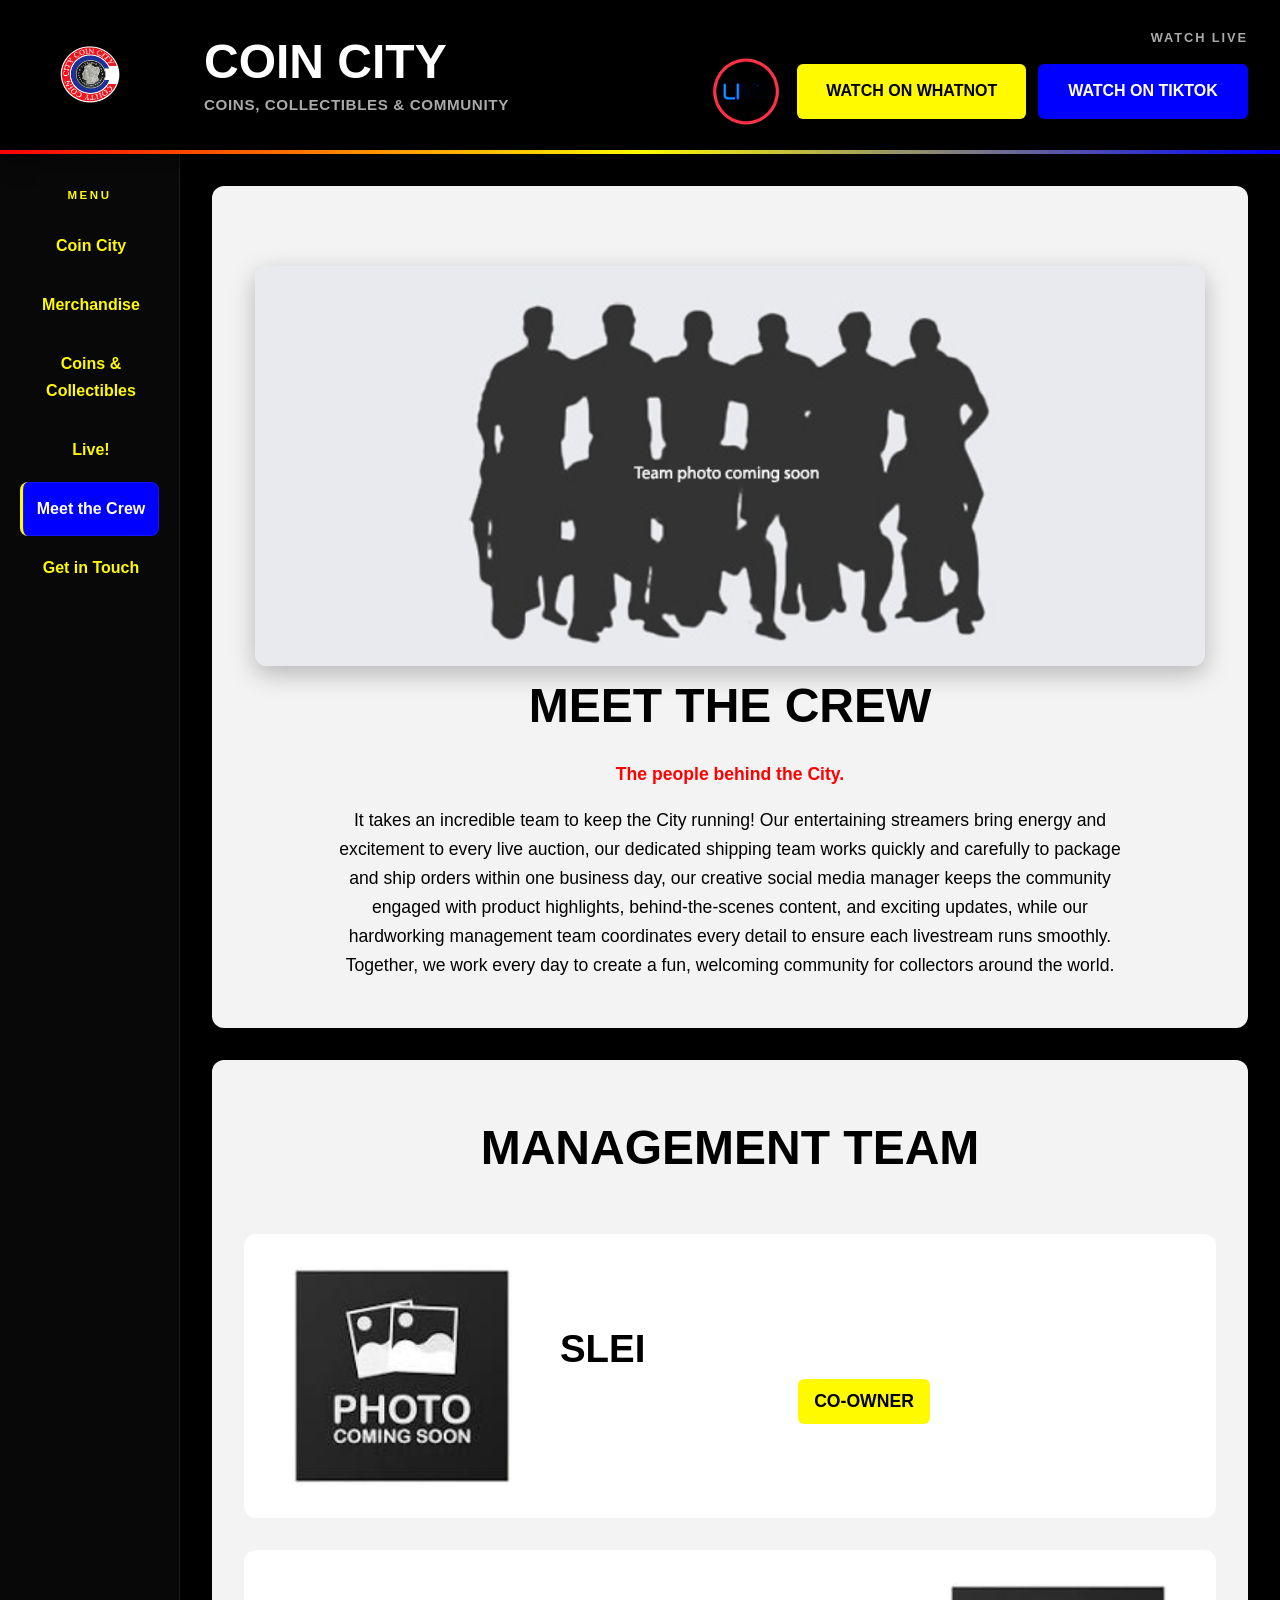
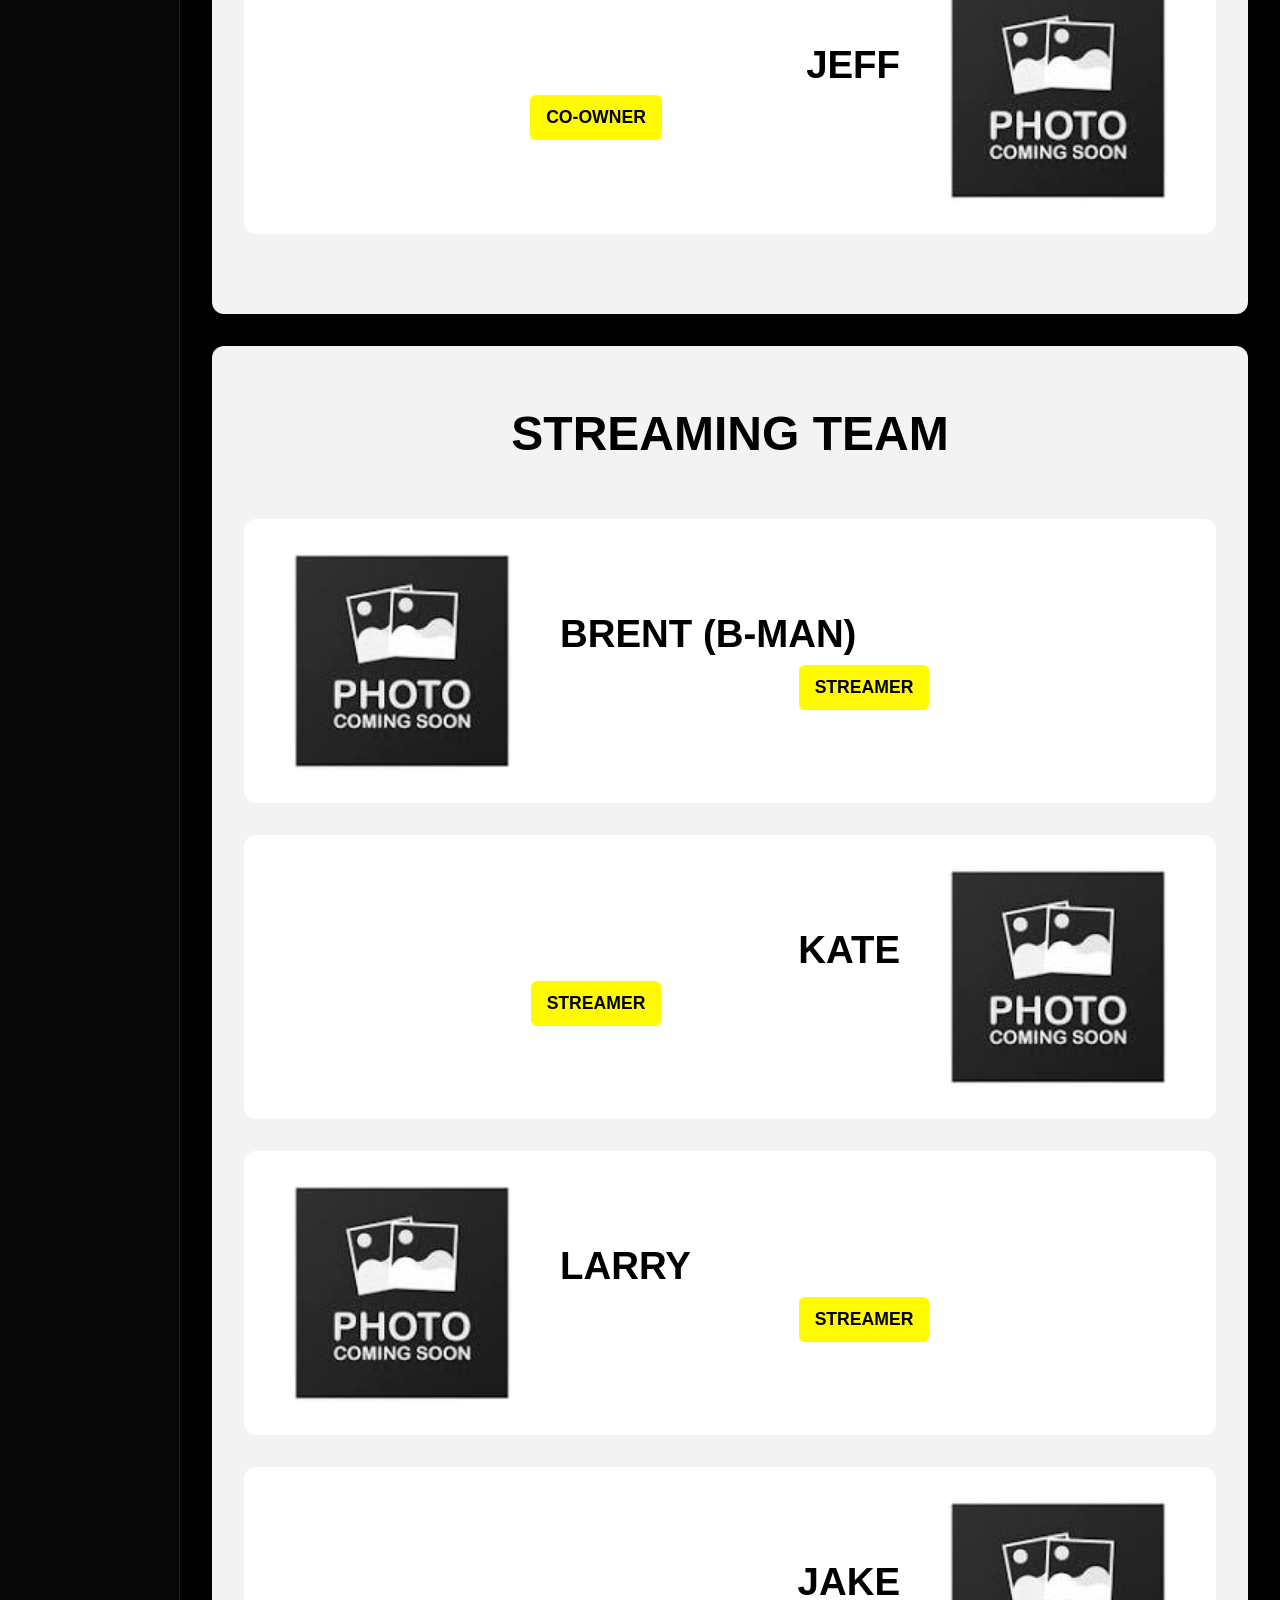
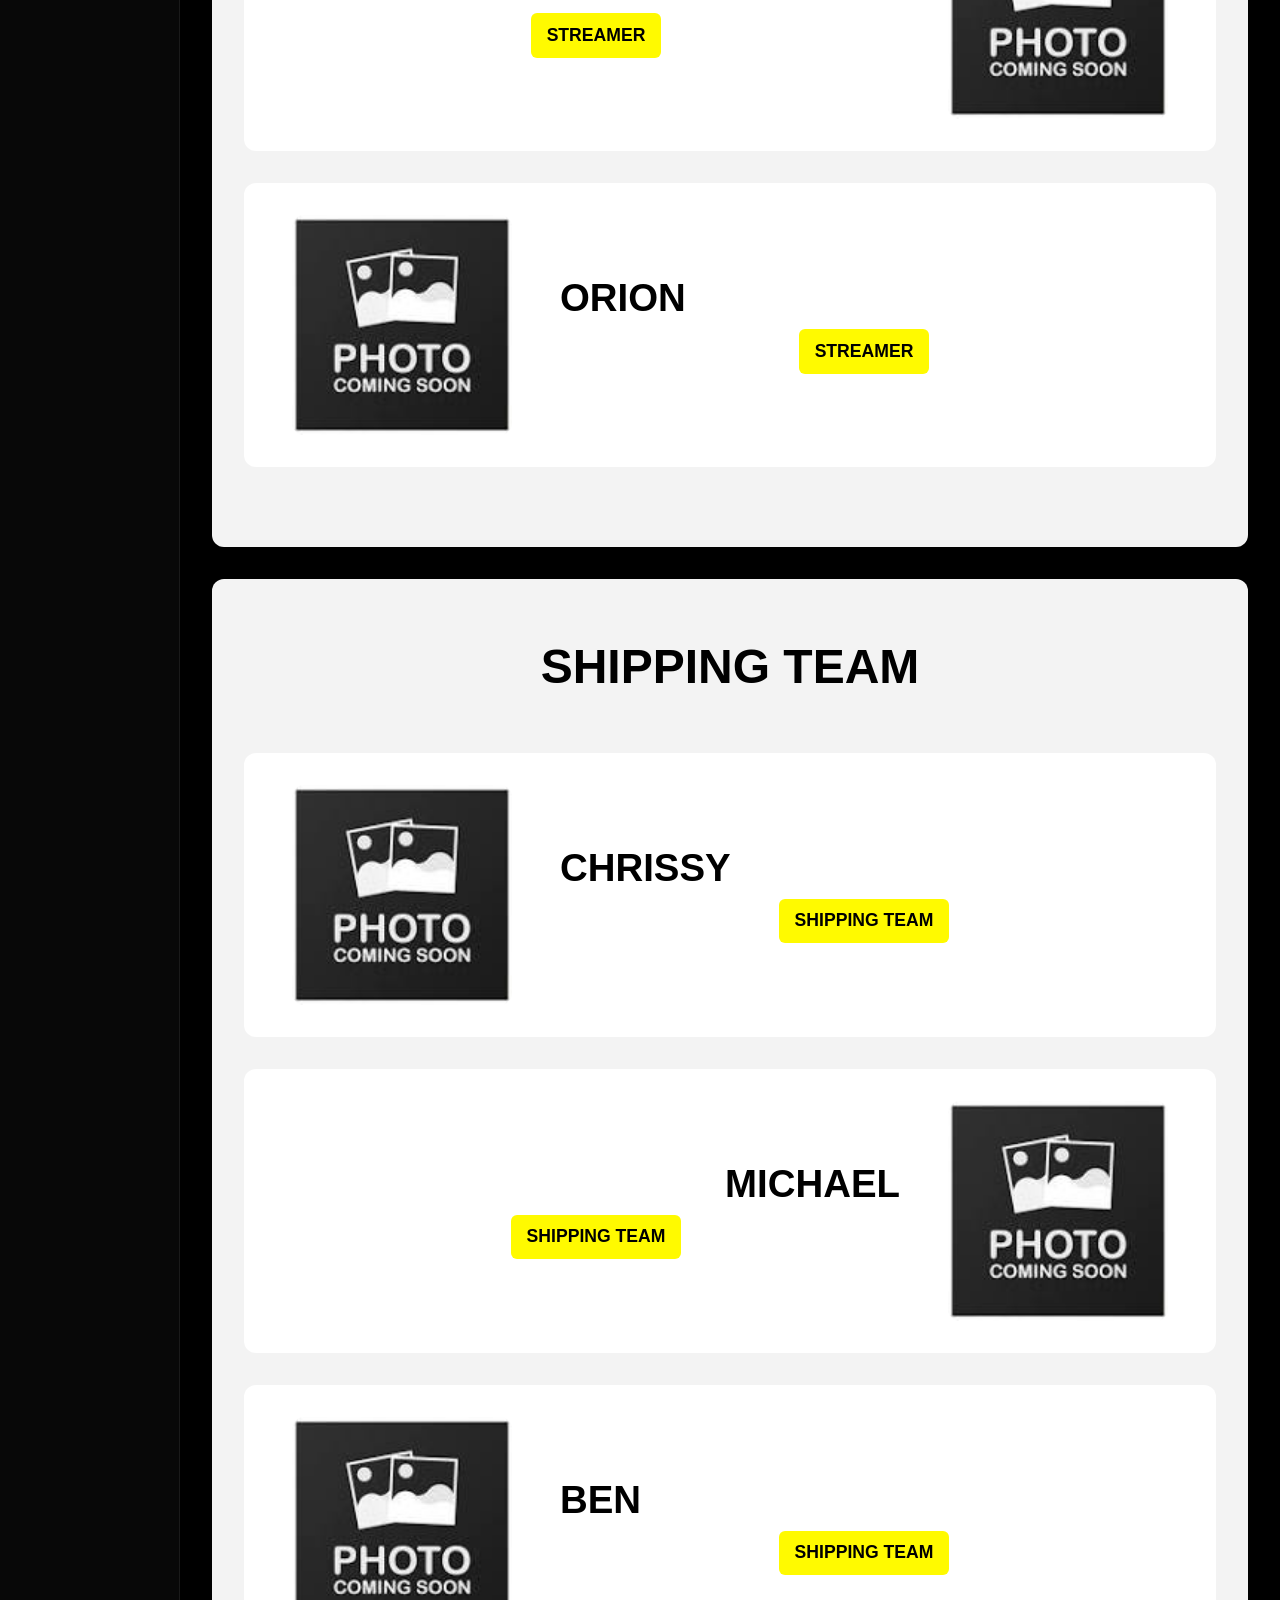
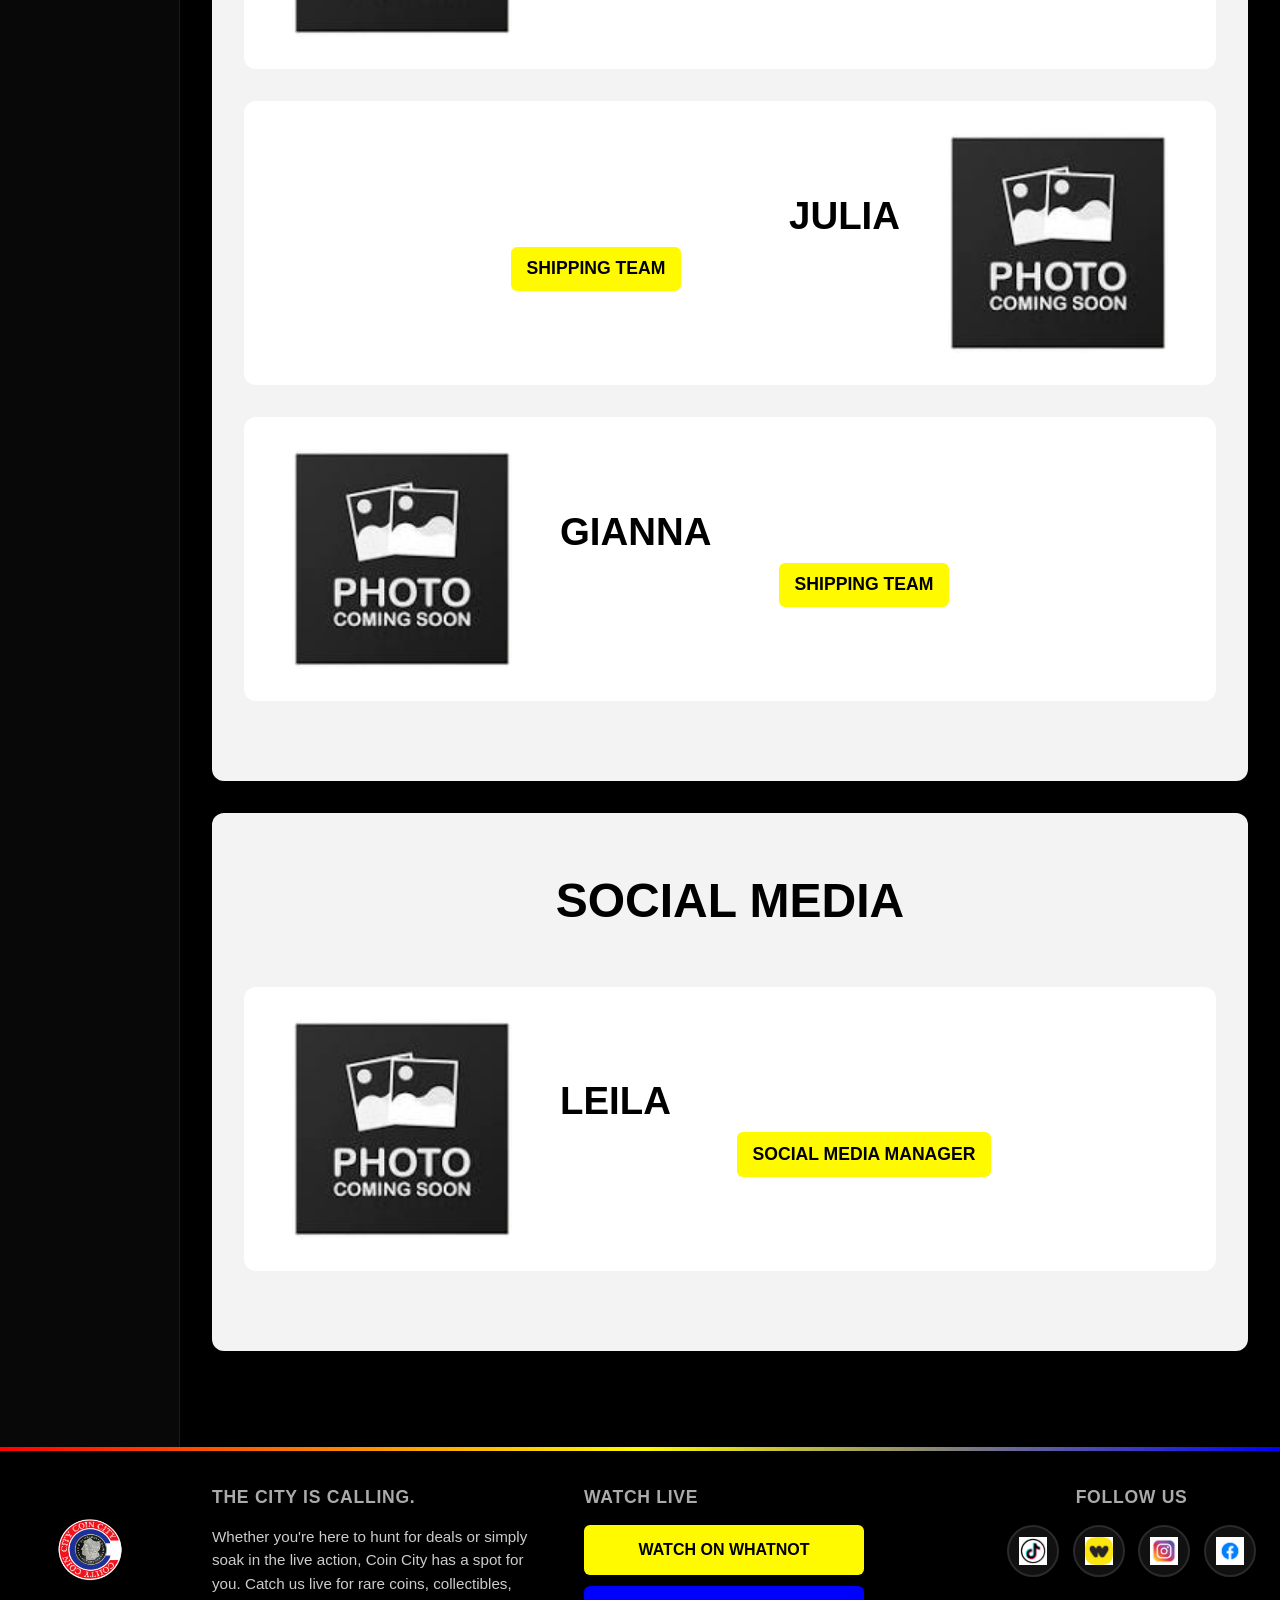
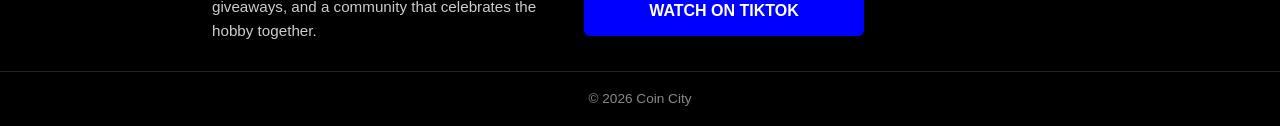
<file: crew.html>
<!DOCTYPE html>
<html lang="en">
<head>
  <meta charset="utf-8">
  <meta name="viewport" content="width=device-width, initial-scale=1.0, viewport-fit=cover">
  <meta name="description" content="Meet the Coin City crew — the owners, streamers, shipping team, and social media talent behind every livestream.">
  <title>Coin City | Meet the Crew</title>
  <link rel="icon" href="favicon.png" type="image/png">
  <meta name="theme-color" content="#000000">
  <link rel="apple-touch-icon" href="apple-touch-icon.png">
  <meta property="og:type" content="website">
  <meta property="og:site_name" content="Coin City">
  <meta property="og:title" content="Coin City | Meet the Crew">
  <meta property="og:description" content="Meet the Coin City crew — the owners, streamers, shipping team, and social media talent behind every livestream.">
  <meta property="og:image" content="og-image.png">
  <meta name="twitter:card" content="summary_large_image">
  <meta name="twitter:title" content="Coin City | Meet the Crew">
  <meta name="twitter:description" content="Meet the Coin City crew — the owners, streamers, shipping team, and social media talent behind every livestream.">
  <meta name="twitter:image" content="og-image.png">
  <link rel="stylesheet" href="cc.css">
  <script async src="https://www.googletagmanager.com/gtag/js?id=G-XJTX67X2N4"></script>
  <script>
    window.dataLayer = window.dataLayer || [];
    function gtag(){dataLayer.push(arguments);}
    gtag('js', new Date());
    gtag('config', 'G-XJTX67X2N4');
  </script>
</head>
<body id="crew">
<a class="skip-link" href="#main-content">Skip to main content</a>
<div id="wrapper">
<header class="site-header">
  <div class="header-logo-col">
    <a href="index.html" class="logo-link">
      <img src="logo.png" alt="Coin City logo" class="logo" width="130" height="130" fetchpriority="high">
    </a>
  </div>
  <div class="header-brand">
    <div class="header-title-group">
      <h1><a href="index.html">Coin City</a></h1>
      <p class="header-tagline">Coins, Collectibles &amp; Community</p>
    </div>
  </div>

  <div class="header-actions">
    <p class="header-cta-label">Watch Live</p>
    <div class="header-live-row">
      <div class="animation">
        <img src="livestream.gif" alt="" width="70" height="70" aria-hidden="true">
      </div>
      <div class="header-buttons">
    <a class="watch-button whatnot-button"
       href="https://www.whatnot.com/user/coincity"
       target="_blank"
       rel="noopener noreferrer">
      Watch on Whatnot
    </a>
    <a class="watch-button tiktok-button"
       href="https://www.tiktok.com/@coincitycoins"
       target="_blank"
       rel="noopener noreferrer">
      Watch on TikTok
    </a>
    </div>
    </div>
  </div>
</header>

<nav aria-label="Main Navigation">
  <a href="index.html">Coin City</a>
  <a href="merchandise.html">Merchandise</a>
  <a href="coins.html">Coins &amp; Collectibles</a>
  <a href="live.html">Live!</a>
  <a href="crew.html" aria-current="page">Meet the Crew</a>
  <a href="contact.html">Get in Touch</a>
</nav>

<main id="main-content">
  <section class="crew-hero reveal">
    <img src="teamphoto.png"
         alt="The Coin City team together"
         class="team-photo"
         width="950"
         height="400"
         loading="lazy"
         decoding="async">
    <h2>Meet the Crew</h2>
    <p class="crew-tagline">The people behind the City.</p>
    <p>
      It takes an incredible team to keep the City running! Our entertaining streamers bring energy and excitement to every live auction, our dedicated shipping team works quickly and carefully to package and ship orders within one business day, our creative social media manager keeps the community engaged with product highlights, behind-the-scenes content, and exciting updates, while our hardworking management team coordinates every detail to ensure each livestream runs smoothly. Together, we work every day to create a fun, welcoming community for collectors around the world.
    </p>
  </section>

  <section class="crew-hero reveal" aria-labelledby="management-heading">
    <h2 id="management-heading">Management Team</h2>

    <article class="team-member">
      <img src="slei.jpeg" alt="Slei, Co-Owner" width="220" height="220" loading="lazy" decoding="async">
      <div class="member-info">
        <h3>Slei</h3>
        <p class="member-role">Co-Owner</p>
      </div>
    </article>

    <article class="team-member reverse">
      <img src="jeff.jpeg" alt="Jeff, Co-Owner" width="220" height="220" loading="lazy" decoding="async">
      <div class="member-info">
        <h3>Jeff</h3>
        <p class="member-role">Co-Owner</p>
      </div>
    </article>
  </section>

  <section class="crew-hero reveal" aria-labelledby="streaming-heading">
    <h2 id="streaming-heading">Streaming Team</h2>

    <article class="team-member">
      <img src="bman.jpeg" alt="Brent (B-MAN), Streamer" width="220" height="220" loading="lazy" decoding="async">
      <div class="member-info">
        <h3>Brent (B-MAN)</h3>
        <p class="member-role">Streamer</p>
      </div>
    </article>

    <article class="team-member reverse">
      <img src="kate.jpeg" alt="Kate, Streamer" width="220" height="220" loading="lazy" decoding="async">
      <div class="member-info">
        <h3>Kate</h3>
        <p class="member-role">Streamer</p>
      </div>
    </article>

    <article class="team-member">
      <img src="larry.jpeg" alt="Larry, Streamer" width="220" height="220" loading="lazy" decoding="async">
      <div class="member-info">
        <h3>Larry</h3>
        <p class="member-role">Streamer</p>
      </div>
    </article>

    <article class="team-member reverse">
      <img src="jake.jpeg" alt="Jake, Streamer" width="220" height="220" loading="lazy" decoding="async">
      <div class="member-info">
        <h3>Jake</h3>
        <p class="member-role">Streamer</p>
      </div>
    </article>

    <article class="team-member">
      <img src="orion.jpeg" alt="Orion, Streamer" width="220" height="220" loading="lazy" decoding="async">
      <div class="member-info">
        <h3>Orion</h3>
        <p class="member-role">Streamer</p>
      </div>
    </article>
  </section>

  <section class="crew-hero reveal" aria-labelledby="shipping-heading">
    <h2 id="shipping-heading">Shipping Team</h2>

    <article class="team-member">
      <img src="chrissy.jpeg" alt="Chrissy, Shipping Team" width="220" height="220" loading="lazy" decoding="async">
      <div class="member-info">
        <h3>Chrissy</h3>
        <p class="member-role">Shipping Team</p>
      </div>
    </article>

    <article class="team-member reverse">
      <img src="michael.jpeg" alt="Michael, Shipping Team" width="220" height="220" loading="lazy" decoding="async">
      <div class="member-info">
        <h3>Michael</h3>
        <p class="member-role">Shipping Team</p>
      </div>
    </article>

    <article class="team-member">
      <img src="ben.jpeg" alt="Ben, Shipping Team" width="220" height="220" loading="lazy" decoding="async">
      <div class="member-info">
        <h3>Ben</h3>
        <p class="member-role">Shipping Team</p>
      </div>
    </article>

    <article class="team-member reverse">
      <img src="julia.jpeg" alt="Julia, Shipping Team" width="220" height="220" loading="lazy" decoding="async">
      <div class="member-info">
        <h3>Julia</h3>
        <p class="member-role">Shipping Team</p>
      </div>
    </article>

    <article class="team-member">
      <img src="gianna.jpeg" alt="Gianna, Shipping Team" width="220" height="220" loading="lazy" decoding="async">
      <div class="member-info">
        <h3>Gianna</h3>
        <p class="member-role">Shipping Team</p>
      </div>
    </article>
  </section>

  <section class="crew-hero reveal" aria-labelledby="social-heading">
    <h2 id="social-heading">Social Media</h2>

    <article class="team-member">
      <img src="leila.jpeg" alt="Leila, Social Media Manager" width="220" height="220" loading="lazy" decoding="async">
      <div class="member-info">
        <h3>Leila</h3>
        <p class="member-role">Social Media Manager</p>
      </div>
    </article>
  </section>
</main>

<footer class="site-footer">
  <div class="footer-top">
    <div class="footer-logo-col">
      <a href="index.html" class="footer-logo-link">
        <img src="logo.png" alt="Coin City logo" class="footer-logo" width="165" height="165" decoding="async">
      </a>
    </div>
    <div class="footer-about">
      <h3>The City is Calling.</h3>
      <p>Whether you're here to hunt for deals or simply soak in the live action, Coin City has a spot for you. Catch us live for rare coins, collectibles, giveaways, and a community that celebrates the hobby together.</p>
    </div>
    <div class="footer-live-col">
      <h3>Watch Live</h3>
      <div class="footer-live-links">
        <a class="watch-button whatnot-button" href="https://www.whatnot.com/user/coincity" target="_blank" rel="noopener noreferrer">Watch on Whatnot</a>
        <a class="watch-button tiktok-button" href="https://www.tiktok.com/@coincitycoins" target="_blank" rel="noopener noreferrer">Watch on TikTok</a>
      </div>
    </div>

    <div class="footer-right">
      <h3>Follow Us</h3>
      <div class="social-icons">
        <a href="https://www.tiktok.com/@coincitycoins" target="_blank" rel="noopener noreferrer" aria-label="Coin City on TikTok">
          <img src="tiktok.png" alt="" width="58" height="58" decoding="async">
        </a>
        <a href="https://www.whatnot.com/user/coincity" target="_blank" rel="noopener noreferrer" aria-label="Coin City on Whatnot">
          <img src="whatnot.png" alt="" width="58" height="58" decoding="async">
        </a>
        <a href="https://www.instagram.com/coincity1" target="_blank" rel="noopener noreferrer" aria-label="Coin City on Instagram">
          <img src="instagram.jpg" alt="" width="58" height="58" decoding="async">
        </a>
        <a href="https://www.facebook.com/CoinCity10" target="_blank" rel="noopener noreferrer" aria-label="Coin City on Facebook">
          <img src="facebook.png" alt="" width="58" height="58" decoding="async">
        </a>
      </div>
    </div>
  </div>
  <div class="footer-bottom">
    <p class="copyright">&copy; 2026 Coin City</p>
  </div>
</footer>
</div>

<script src="cc.js" defer></script>
</body>
</html>
</file>
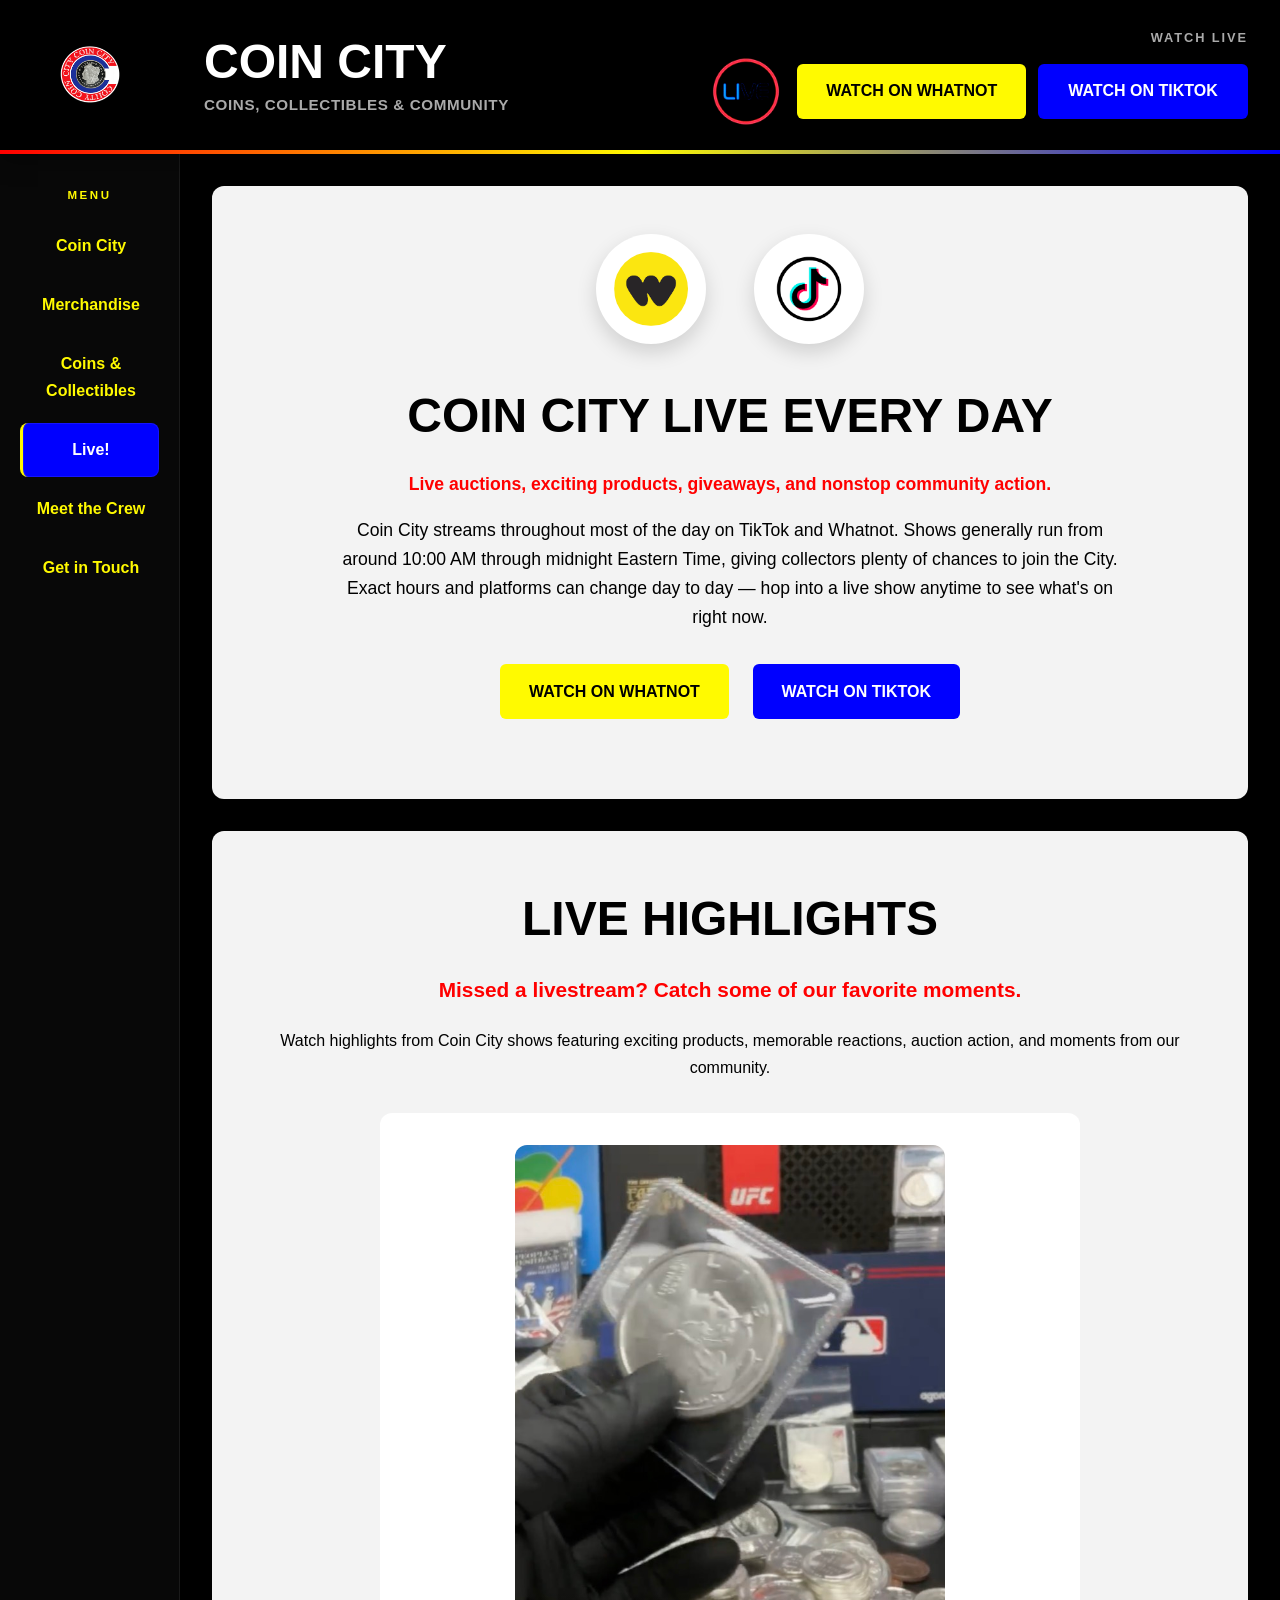
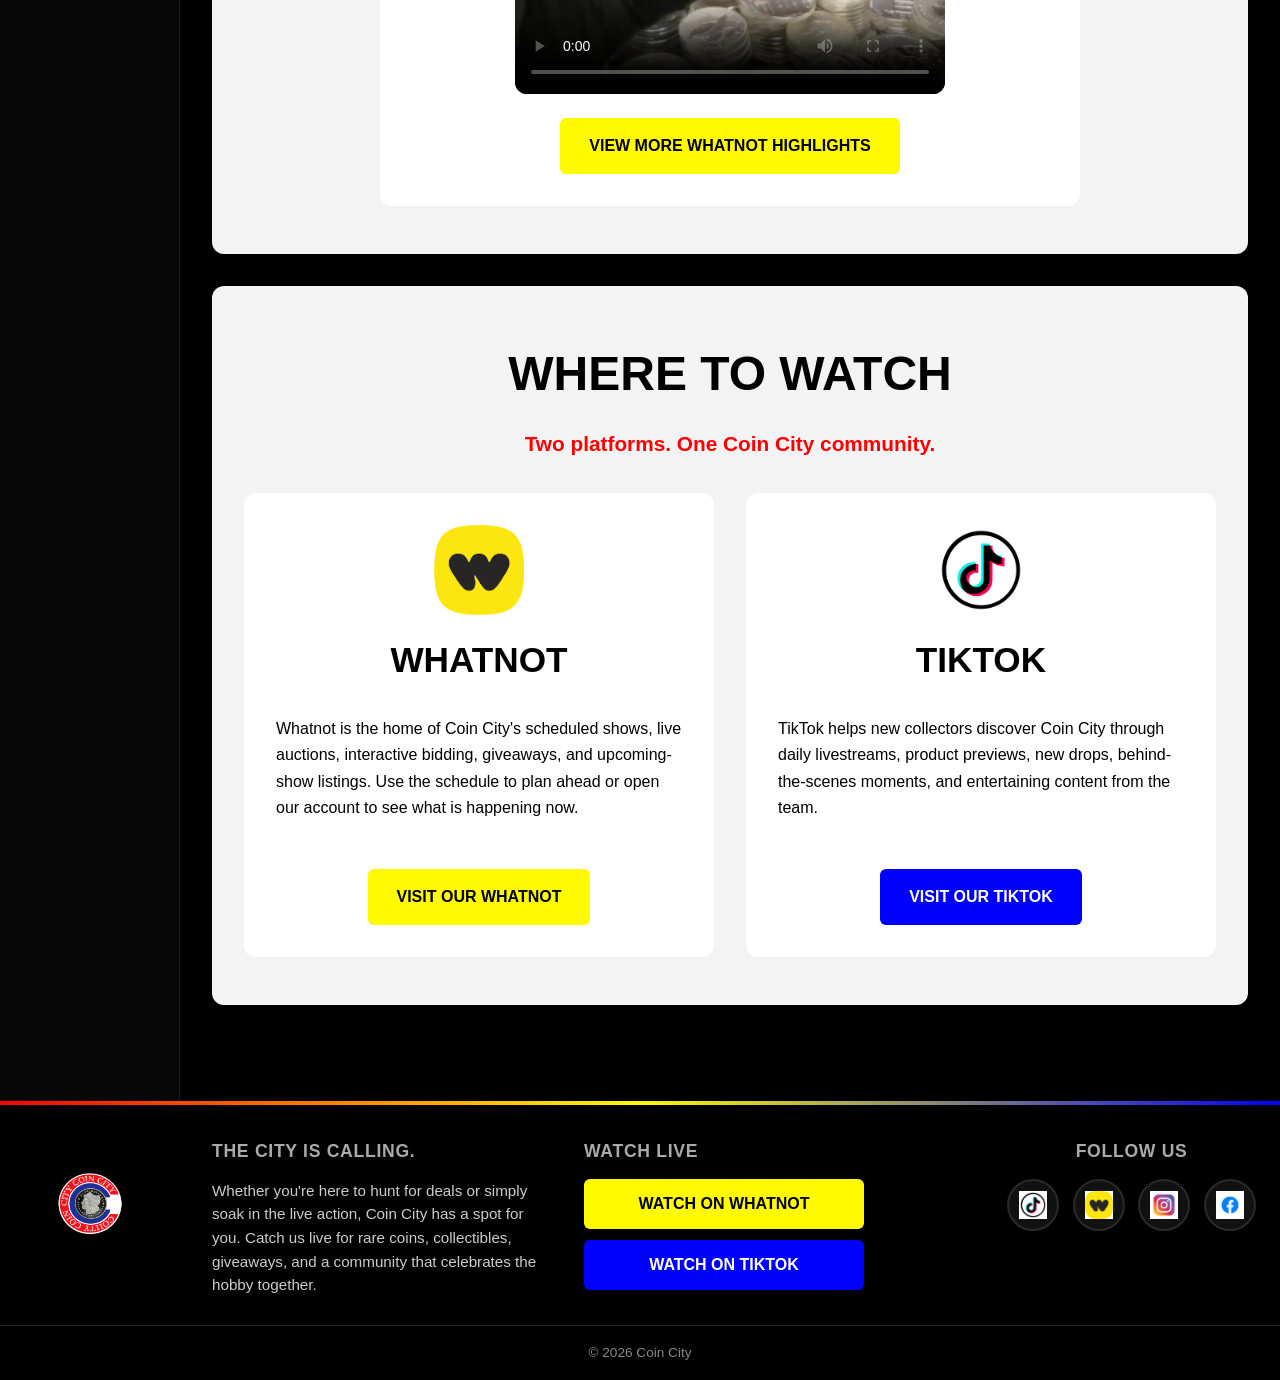
<file: live.html>
<!DOCTYPE html>
<html lang="en">
<head>
  <meta charset="utf-8">
  <meta name="viewport" content="width=device-width, initial-scale=1.0, viewport-fit=cover">
  <meta name="description" content="Watch Coin City live on TikTok and Whatnot for daily auctions, giveaways, rare finds, and community action. Typical hours run from about 10:00 AM through midnight Eastern Time.">
  <title>Coin City | Watch Live</title>
  <link rel="icon" href="favicon.png" type="image/png">
  <meta name="theme-color" content="#000000">
  <link rel="apple-touch-icon" href="apple-touch-icon.png">
  <meta property="og:type" content="website">
  <meta property="og:site_name" content="Coin City">
  <meta property="og:title" content="Coin City | Watch Live">
  <meta property="og:description" content="Watch Coin City live on TikTok and Whatnot for daily auctions, giveaways, rare finds, and community action. Typical hours run from about 10:00 AM through midnight Eastern Time.">
  <meta property="og:image" content="og-image.png">
  <meta name="twitter:card" content="summary_large_image">
  <meta name="twitter:title" content="Coin City | Watch Live">
  <meta name="twitter:description" content="Watch Coin City live on TikTok and Whatnot for daily auctions, giveaways, rare finds, and community action. Typical hours run from about 10:00 AM through midnight Eastern Time.">
  <meta name="twitter:image" content="og-image.png">
  <link rel="stylesheet" href="cc.css">
  <script async src="https://www.googletagmanager.com/gtag/js?id=G-XJTX67X2N4"></script>
  <script>
    window.dataLayer = window.dataLayer || [];
    function gtag(){dataLayer.push(arguments);}
    gtag('js', new Date());
    gtag('config', 'G-XJTX67X2N4');
  </script>
</head>
<body id="live">
<a class="skip-link" href="#main-content">Skip to main content</a>
<div id="wrapper">
<header class="site-header">
  <div class="header-logo-col">
    <a href="index.html" class="logo-link">
      <img src="logo.png" alt="Coin City logo" class="logo" width="130" height="130" fetchpriority="high">
    </a>
  </div>
  <div class="header-brand">
    <div class="header-title-group">
      <h1><a href="index.html">Coin City</a></h1>
      <p class="header-tagline">Coins, Collectibles &amp; Community</p>
    </div>
  </div>

  <div class="header-actions">
    <p class="header-cta-label">Watch Live</p>
    <div class="header-live-row">
      <div class="animation">
        <img src="livestream.gif" alt="" width="70" height="70" aria-hidden="true">
      </div>
      <div class="header-buttons">
    <a class="watch-button whatnot-button"
       href="https://www.whatnot.com/user/coincity"
       target="_blank"
       rel="noopener noreferrer">
      Watch on Whatnot
    </a>
    <a class="watch-button tiktok-button"
       href="https://www.tiktok.com/@coincitycoins"
       target="_blank"
       rel="noopener noreferrer">
      Watch on TikTok
    </a>
    </div>
    </div>
  </div>
</header>

<nav aria-label="Main Navigation">
  <a href="index.html">Coin City</a>
  <a href="merchandise.html">Merchandise</a>
  <a href="coins.html">Coins &amp; Collectibles</a>
  <a href="live.html" aria-current="page">Live!</a>
  <a href="crew.html">Meet the Crew</a>
  <a href="contact.html">Get in Touch</a>
</nav>

<main id="main-content">
  <section class="live-hero reveal">
    <div class="live-logos">
      <img src="whatnot.png" alt="Whatnot logo" width="110" height="110" decoding="async">
      <img src="tiktok.png" alt="TikTok logo" width="110" height="110" decoding="async">
    </div>

    <h2>Coin City Live Every Day</h2>
    <p class="live-tagline">Live auctions, exciting products, giveaways, and nonstop community action.</p>
    <p>
      Coin City streams throughout most of the day on TikTok and Whatnot.
      Shows generally run from around 10:00 AM through midnight Eastern Time, giving collectors
      plenty of chances to join the City. Exact hours and platforms can change day to day —
      hop into a live show anytime to see what's on right now.
    </p>

    <div class="buttons">
      <a class="watch-button whatnot-button"
         href="https://www.whatnot.com/user/coincity"
         target="_blank"
         rel="noopener noreferrer">
        Watch on Whatnot
      </a>
      <a class="watch-button tiktok-button"
         href="https://www.tiktok.com/@coincitycoins"
         target="_blank"
         rel="noopener noreferrer">
        Watch on TikTok
      </a>
    </div>
  </section>

  <section class="live-highlights reveal">
    <h2>Live Highlights</h2>
    <p class="live-tagline">Missed a livestream? Catch some of our favorite moments.</p>
    <p>
      Watch highlights from Coin City shows featuring exciting products,
      memorable reactions, auction action, and moments from our community.
    </p>

    <div class="highlight-box">
      <video class="highlight-video"
             controls
             preload="metadata"
             poster="whatnotposter.jpg"
             width="430"
             height="242">
        <source src="whatnotclip.mp4" type="video/mp4">
        Your browser does not support the video element.
      </video>

      <a class="watch-button whatnot-button"
         href="https://www.whatnot.com/user/coincity/clips"
         target="_blank"
         rel="noopener noreferrer">
        View More Whatnot Highlights
      </a>
    </div>
  </section>

  <section class="live-platforms reveal">
    <h2>Where to Watch</h2>
    <p class="live-tagline">Two platforms. One Coin City community.</p>

    <div class="platform-grid">
      <article class="platform-card whatnot-card">
        <img src="whatnot.png" alt="Whatnot logo" class="platform-logo" width="90" height="90" decoding="async">
        <h3>Whatnot</h3>
        <p>
          Whatnot is the home of Coin City's scheduled shows, live auctions,
          interactive bidding, giveaways, and upcoming-show listings. Use the
          schedule to plan ahead or open our account to see what is happening now.
        </p>
        <div class="platform-buttons">
          <a class="watch-button whatnot-button"
             href="https://www.whatnot.com/user/coincity"
             target="_blank"
             rel="noopener noreferrer">
            Visit Our Whatnot
          </a>
        </div>
      </article>

      <article class="platform-card tiktok-card">
        <img src="tiktok.png" alt="TikTok logo" class="platform-logo" width="90" height="90" decoding="async">
        <h3>TikTok</h3>
        <p>
          TikTok helps new collectors discover Coin City through daily
          livestreams, product previews, new drops, behind-the-scenes moments,
          and entertaining content from the team.
        </p>
        <div class="platform-buttons">
          <a class="watch-button tiktok-button"
             href="https://www.tiktok.com/@coincitycoins"
             target="_blank"
             rel="noopener noreferrer">
            Visit Our TikTok
          </a>
        </div>
      </article>
    </div>
  </section>
</main>

<footer class="site-footer">
  <div class="footer-top">
    <div class="footer-logo-col">
      <a href="index.html" class="footer-logo-link">
        <img src="logo.png" alt="Coin City logo" class="footer-logo" width="165" height="165" decoding="async">
      </a>
    </div>
    <div class="footer-about">
      <h3>The City is Calling.</h3>
      <p>Whether you're here to hunt for deals or simply soak in the live action, Coin City has a spot for you. Catch us live for rare coins, collectibles, giveaways, and a community that celebrates the hobby together.</p>
    </div>
    <div class="footer-live-col">
      <h3>Watch Live</h3>
      <div class="footer-live-links">
        <a class="watch-button whatnot-button" href="https://www.whatnot.com/user/coincity" target="_blank" rel="noopener noreferrer">Watch on Whatnot</a>
        <a class="watch-button tiktok-button" href="https://www.tiktok.com/@coincitycoins" target="_blank" rel="noopener noreferrer">Watch on TikTok</a>
      </div>
    </div>

    <div class="footer-right">
      <h3>Follow Us</h3>
      <div class="social-icons">
        <a href="https://www.tiktok.com/@coincitycoins" target="_blank" rel="noopener noreferrer" aria-label="Coin City on TikTok">
          <img src="tiktok.png" alt="" width="58" height="58" decoding="async">
        </a>
        <a href="https://www.whatnot.com/user/coincity" target="_blank" rel="noopener noreferrer" aria-label="Coin City on Whatnot">
          <img src="whatnot.png" alt="" width="58" height="58" decoding="async">
        </a>
        <a href="https://www.instagram.com/coincity1" target="_blank" rel="noopener noreferrer" aria-label="Coin City on Instagram">
          <img src="instagram.jpg" alt="" width="58" height="58" decoding="async">
        </a>
        <a href="https://www.facebook.com/CoinCity10" target="_blank" rel="noopener noreferrer" aria-label="Coin City on Facebook">
          <img src="facebook.png" alt="" width="58" height="58" decoding="async">
        </a>
      </div>
    </div>
  </div>
  <div class="footer-bottom">
    <p class="copyright">&copy; 2026 Coin City</p>
  </div>
</footer>
</div>
<script src="cc.js" defer></script>
</body>
</html>
</file>
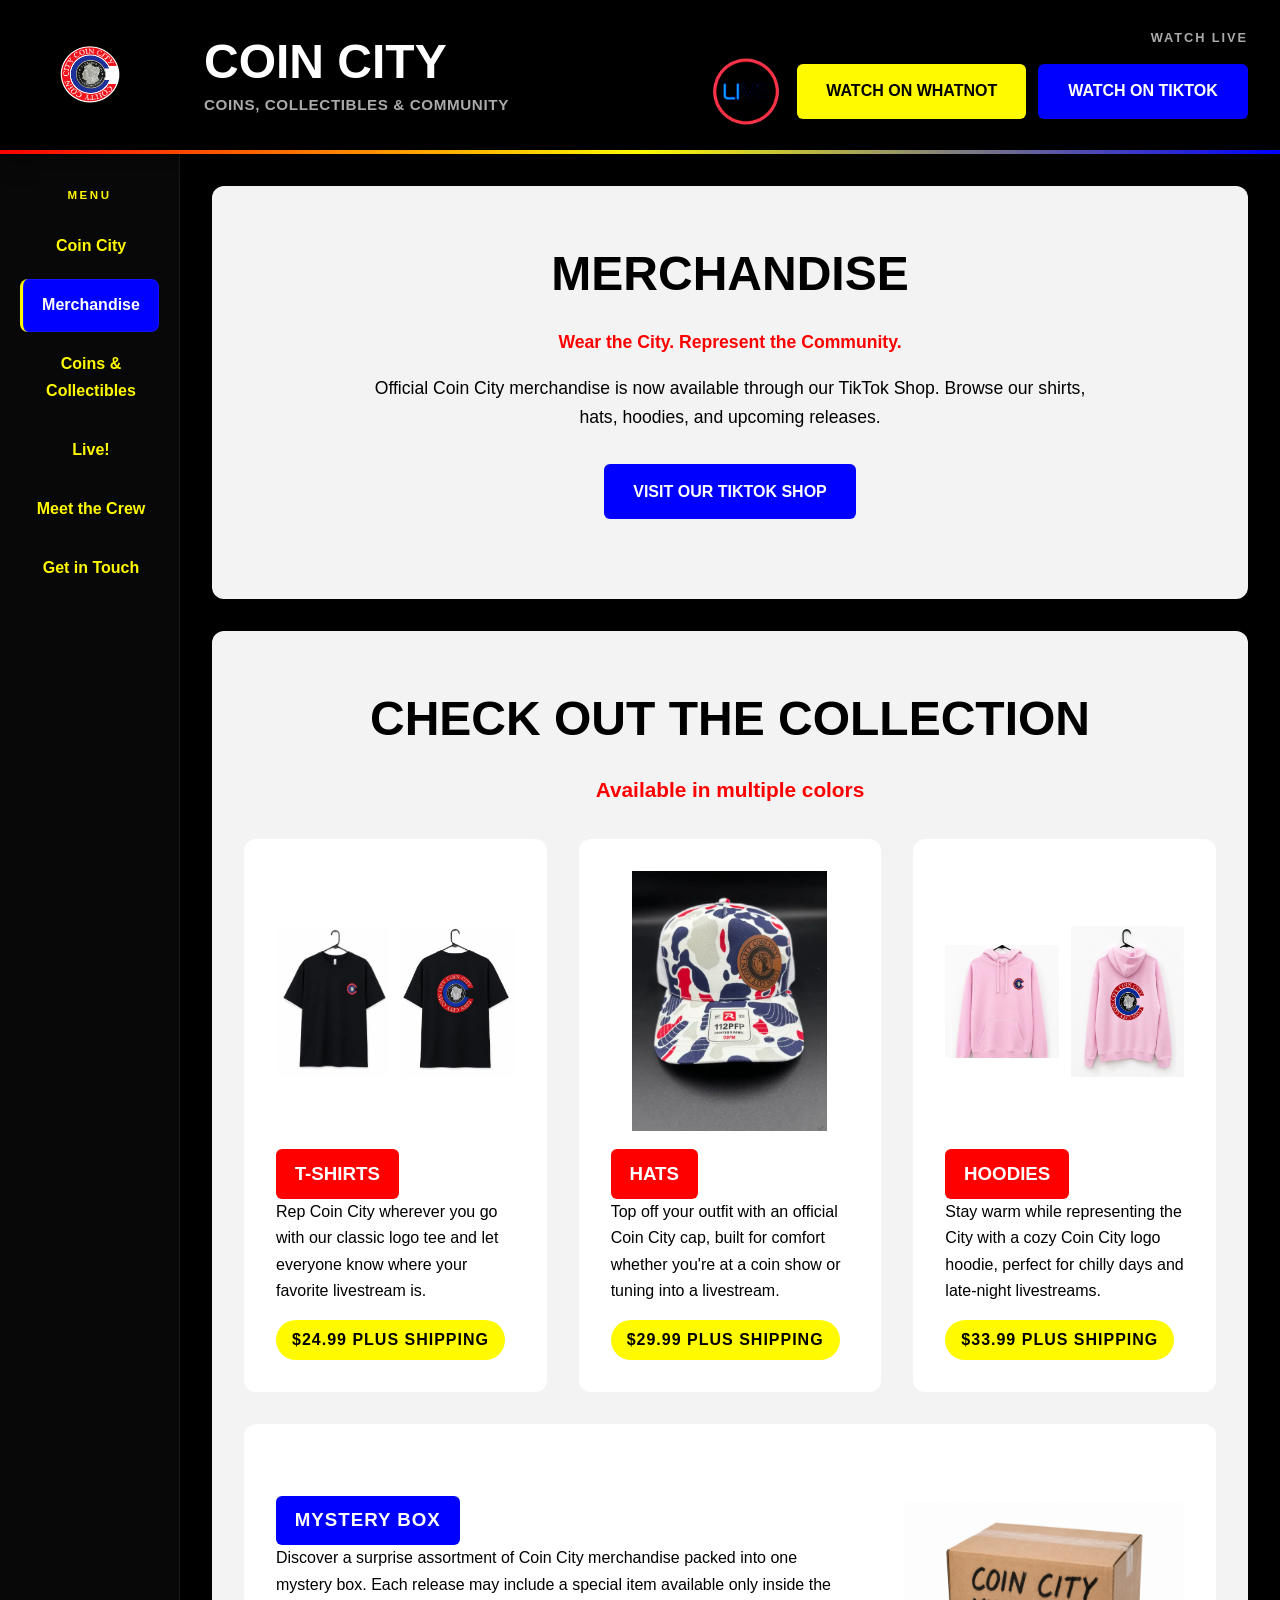
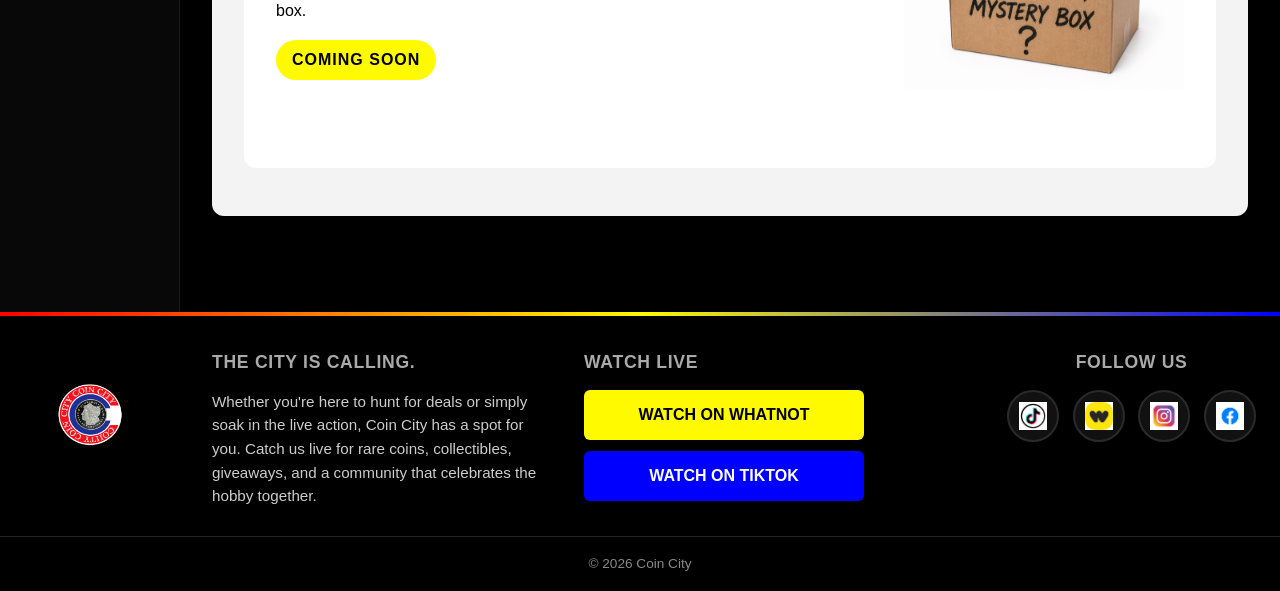
<file: merchandise.html>
<!DOCTYPE html>
<html lang="en">
<head>
  <meta charset="utf-8">
  <meta name="viewport" content="width=device-width, initial-scale=1.0, viewport-fit=cover">
  <meta name="description" content="Shop official Coin City merchandise on TikTok Shop — t-shirts, hats, hoodies, and upcoming mystery boxes for the community.">
  <title>Coin City | Official Merchandise</title>
  <link rel="icon" href="favicon.png" type="image/png">
  <meta name="theme-color" content="#000000">
  <link rel="apple-touch-icon" href="apple-touch-icon.png">
  <meta property="og:type" content="website">
  <meta property="og:site_name" content="Coin City">
  <meta property="og:title" content="Coin City | Official Merchandise">
  <meta property="og:description" content="Shop official Coin City merchandise on TikTok Shop — t-shirts, hats, hoodies, and upcoming mystery boxes for the community.">
  <meta property="og:image" content="og-image.png">
  <meta name="twitter:card" content="summary_large_image">
  <meta name="twitter:title" content="Coin City | Official Merchandise">
  <meta name="twitter:description" content="Shop official Coin City merchandise on TikTok Shop — t-shirts, hats, hoodies, and upcoming mystery boxes for the community.">
  <meta name="twitter:image" content="og-image.png">
  <link rel="stylesheet" href="cc.css">
  <script async src="https://www.googletagmanager.com/gtag/js?id=G-XJTX67X2N4"></script>
  <script>
    window.dataLayer = window.dataLayer || [];
    function gtag(){dataLayer.push(arguments);}
    gtag('js', new Date());
    gtag('config', 'G-XJTX67X2N4');
  </script>
</head>
<body id="merchandise">
<a class="skip-link" href="#main-content">Skip to main content</a>
<div id="wrapper">
<header class="site-header">
  <div class="header-logo-col">
    <a href="index.html" class="logo-link">
      <img src="logo.png" alt="Coin City logo" class="logo" width="130" height="130" fetchpriority="high">
    </a>
  </div>
  <div class="header-brand">
    <div class="header-title-group">
      <h1><a href="index.html">Coin City</a></h1>
      <p class="header-tagline">Coins, Collectibles &amp; Community</p>
    </div>
  </div>

  <div class="header-actions">
    <p class="header-cta-label">Watch Live</p>
    <div class="header-live-row">
      <div class="animation">
        <img src="livestream.gif" alt="" width="70" height="70" aria-hidden="true">
      </div>
      <div class="header-buttons">
    <a class="watch-button whatnot-button"
       href="https://www.whatnot.com/user/coincity"
       target="_blank"
       rel="noopener noreferrer">
      Watch on Whatnot
    </a>
    <a class="watch-button tiktok-button"
       href="https://www.tiktok.com/@coincitycoins"
       target="_blank"
       rel="noopener noreferrer">
      Watch on TikTok
    </a>
    </div>
    </div>
  </div>
</header>

<nav aria-label="Main Navigation">
  <a href="index.html">Coin City</a>
  <a href="merchandise.html" aria-current="page">Merchandise</a>
  <a href="coins.html">Coins &amp; Collectibles</a>
  <a href="live.html">Live!</a>
  <a href="crew.html">Meet the Crew</a>
  <a href="contact.html">Get in Touch</a>
</nav>

<main id="main-content">
  <section class="merch-hero reveal">
    <h2>Merchandise</h2>
    <p class="merch-tagline">Wear the City. Represent the Community.</p>
    <p>
      Official Coin City merchandise is now available through our TikTok Shop.
      Browse our shirts, hats, hoodies, and upcoming releases.
    </p>
    <div class="buttons">
      <a class="watch-button tiktok-button"
         href="https://shop.tiktok.com/us/store/coin-city/7494422916994664251"
         target="_blank"
         rel="noopener noreferrer">
        Visit Our TikTok Shop
      </a>
    </div>
  </section>

  <section class="merch-preview reveal">
    <h2>Check out the Collection</h2>
    <p class="merch-tagline">Available in multiple colors</p>

    <div class="merch-cards">
      <article class="merch-card">
        <a href="https://shop.tiktok.com/us/pdp/1732516387475526459"
           class="merch-media-link"
           target="_blank"
           rel="noopener noreferrer"
           aria-label="Shop Coin City T-shirts on TikTok Shop">
          <div class="merch-image-group">
            <img src="ccshirtfront.webp" alt="Coin City T-shirt front view" class="merch-image" width="400" height="260" loading="lazy" decoding="async">
            <img src="ccshirtback.webp" alt="Coin City T-shirt back view" class="merch-image" width="400" height="260" loading="lazy" decoding="async">
          </div>
        </a>
        <h3>
          <a href="https://shop.tiktok.com/us/pdp/1732516387475526459"
             class="product-title"
             target="_blank"
             rel="noopener noreferrer">
            T-Shirts
          </a>
        </h3>
        <p>Rep Coin City wherever you go with our classic logo tee and let everyone know where your favorite livestream is.</p>
        <a href="https://shop.tiktok.com/us/pdp/1732516387475526459"
           class="merch-price"
           target="_blank"
           rel="noopener noreferrer">
          $24.99 plus shipping
        </a>
      </article>

      <article class="merch-card">
        <a href="https://shop.tiktok.com/us/pdp/1732516382054126395"
           class="merch-media-link"
           target="_blank"
           rel="noopener noreferrer"
           aria-label="Shop Coin City hats on TikTok Shop">
          <div class="merch-image-group single-image">
            <img src="cchat.webp" alt="Coin City baseball cap" class="merch-image" width="400" height="260" loading="lazy" decoding="async">
          </div>
        </a>
        <h3>
          <a href="https://shop.tiktok.com/us/pdp/1732516382054126395"
             class="product-title"
             target="_blank"
             rel="noopener noreferrer">
            Hats
          </a>
        </h3>
        <p>Top off your outfit with an official Coin City cap, built for comfort whether you're at a coin show or tuning into a livestream.</p>
        <a href="https://shop.tiktok.com/us/pdp/1732516382054126395"
           class="merch-price"
           target="_blank"
           rel="noopener noreferrer">
          $29.99 plus shipping
        </a>
      </article>

      <article class="merch-card">
        <a href="https://shop.tiktok.com/us/pdp/1732516475666076475"
           class="merch-media-link"
           target="_blank"
           rel="noopener noreferrer"
           aria-label="Shop Coin City hoodies on TikTok Shop">
          <div class="merch-image-group">
            <img src="cchooodiefront.webp" alt="Pink Coin City hoodie front view" class="merch-image" width="400" height="260" loading="lazy" decoding="async">
            <img src="cchoodieback.webp" alt="Pink Coin City hoodie back view" class="merch-image" width="400" height="260" loading="lazy" decoding="async">
          </div>
        </a>
        <h3>
          <a href="https://shop.tiktok.com/us/pdp/1732516475666076475"
             class="product-title"
             target="_blank"
             rel="noopener noreferrer">
            Hoodies
          </a>
        </h3>
        <p>Stay warm while representing the City with a cozy Coin City logo hoodie, perfect for chilly days and late-night livestreams.</p>
        <a href="https://shop.tiktok.com/us/pdp/1732516475666076475"
           class="merch-price"
           target="_blank"
           rel="noopener noreferrer">
          $33.99 plus shipping
        </a>
      </article>

      <article class="merch-card mystery-card">
        <div class="mystery-text">
          <h3>
            <a href="https://www.tiktok.com/@coincitycoins"
               class="mystery-title"
               target="_blank"
               rel="noopener noreferrer">
              Mystery Box
            </a>
          </h3>
          <p>
            Discover a surprise assortment of Coin City merchandise packed into
            one mystery box. Each release may include a special item available
            only inside the box.
          </p>
          <p class="coming-soon">Coming Soon</p>
        </div>
        <img src="mysterybox.png"
             alt="Cardboard box representing the upcoming Coin City mystery box"
             class="mystery-img"
             width="280"
             height="280"
             loading="lazy"
             decoding="async">
      </article>
    </div>
  </section>
</main>

<footer class="site-footer">
  <div class="footer-top">
    <div class="footer-logo-col">
      <a href="index.html" class="footer-logo-link">
        <img src="logo.png" alt="Coin City logo" class="footer-logo" width="165" height="165" decoding="async">
      </a>
    </div>
    <div class="footer-about">
      <h3>The City is Calling.</h3>
      <p>Whether you're here to hunt for deals or simply soak in the live action, Coin City has a spot for you. Catch us live for rare coins, collectibles, giveaways, and a community that celebrates the hobby together.</p>
    </div>
    <div class="footer-live-col">
      <h3>Watch Live</h3>
      <div class="footer-live-links">
        <a class="watch-button whatnot-button" href="https://www.whatnot.com/user/coincity" target="_blank" rel="noopener noreferrer">Watch on Whatnot</a>
        <a class="watch-button tiktok-button" href="https://www.tiktok.com/@coincitycoins" target="_blank" rel="noopener noreferrer">Watch on TikTok</a>
      </div>
    </div>

    <div class="footer-right">
      <h3>Follow Us</h3>
      <div class="social-icons">
        <a href="https://www.tiktok.com/@coincitycoins" target="_blank" rel="noopener noreferrer" aria-label="Coin City on TikTok">
          <img src="tiktok.png" alt="" width="58" height="58" decoding="async">
        </a>
        <a href="https://www.whatnot.com/user/coincity" target="_blank" rel="noopener noreferrer" aria-label="Coin City on Whatnot">
          <img src="whatnot.png" alt="" width="58" height="58" decoding="async">
        </a>
        <a href="https://www.instagram.com/coincity1" target="_blank" rel="noopener noreferrer" aria-label="Coin City on Instagram">
          <img src="instagram.jpg" alt="" width="58" height="58" decoding="async">
        </a>
        <a href="https://www.facebook.com/CoinCity10" target="_blank" rel="noopener noreferrer" aria-label="Coin City on Facebook">
          <img src="facebook.png" alt="" width="58" height="58" decoding="async">
        </a>
      </div>
    </div>
  </div>
  <div class="footer-bottom">
    <p class="copyright">&copy; 2026 Coin City</p>
  </div>
</footer>
</div>
<script src="cc.js" defer></script>
</body>
</html>
</file>
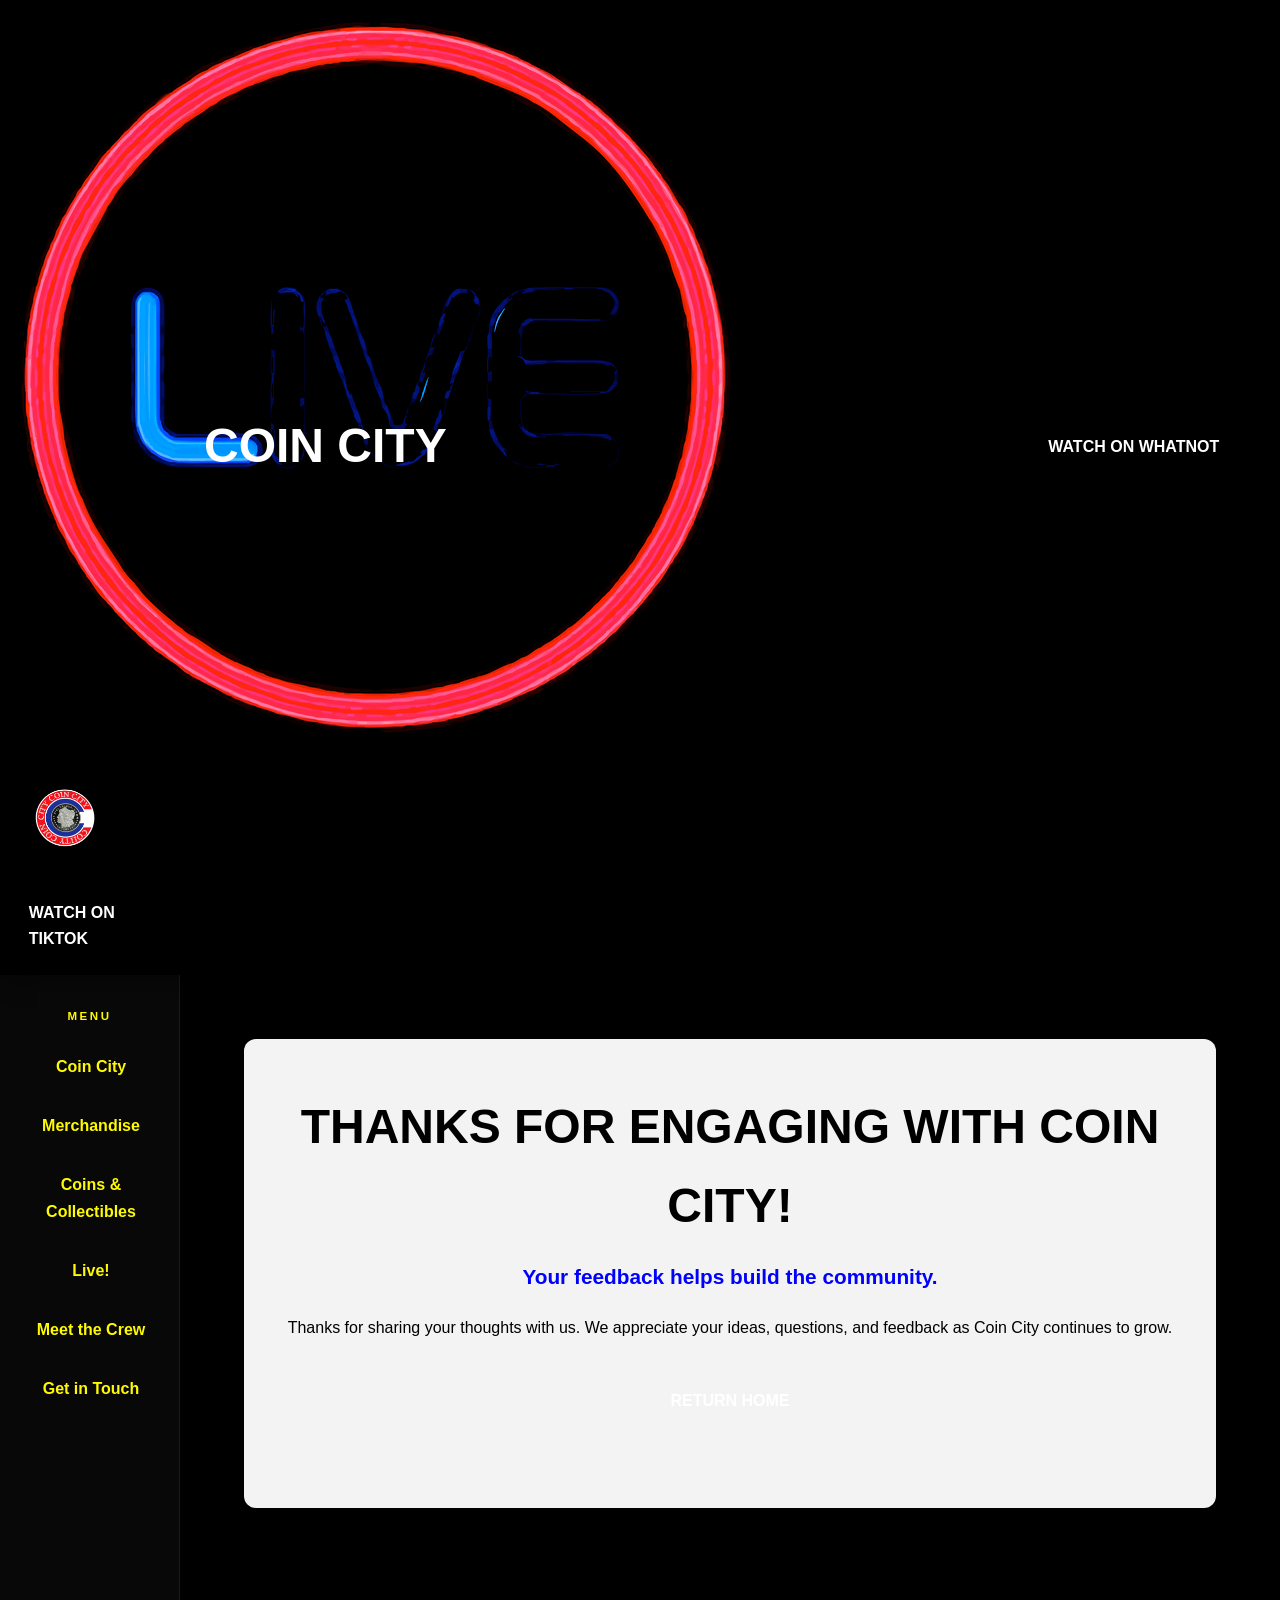
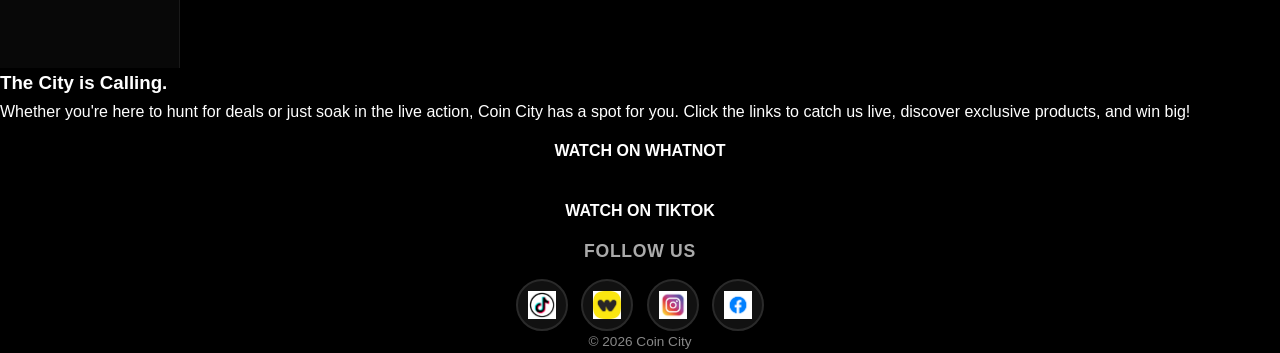
<file: thanks.html>
<!DOCTYPE html>
<html lang="en">
<head>
<title>Coin City</title>
 <meta charset="utf-8">
  <meta name="viewport" content="width=device-width, initial-scale=1.0">
   <link rel="stylesheet" href="cc.css">
</head>
<body id="index">
<div id="wrapper">
<header>
 <div class="hero-area">
<div class="animation">
    <img src="livestream.gif" alt="Live stream animation">
</div>
        <img src="logo.png"
             alt="Coin City Logo"
             class="logo">          
</div>
  <h1><a href="index.html">Coin City</a></h1>
  <a class="watch-button"
   href="https://www.whatnot.com/user/coincity?sender_id=5506198&sharing_channel=sms"
   target="_blank">Watch on Whatnot</a>

<a class="watch-button"
   href="https://www.tiktok.com/@coincitycoins"
   target="_blank">Watch on TikTok</a>
</header>
  <nav>
    <a href="index.html">Coin City</a>
    <a href="merchandise.html">Merchandise</a>
    <a href="coins.html">Coins & Collectibles</a>
    <a href="live.html">Live!</a>
    <a href="crew.html">Meet the Crew</a>
    <a href="contact.html">Get in Touch</a>
  </nav>

  <main>
<main>
  <section class="contact-section">
    <h2>Thanks for Engaging with Coin City!</h2>
    <p class="contact-tagline">Your feedback helps build the community.</p>
    <p>
      Thanks for sharing your thoughts with us. We appreciate your ideas, questions,
      and feedback as Coin City continues to grow.
    </p>
    <div class="buttons">
      <a class="watch-button" href="index.html">Return Home</a>
    </div>
  </section>
</main>
  </main>

<footer>

  <div class="footer-left">
    <h3>The City is Calling.</h3>
    <p>Whether you're here to hunt for deals or just soak in the live action, Coin City has a spot for you. Click the links to catch us live, discover exclusive products, and win big!</p>
  </div>

  <div class="footer-live-links">
    <a class="watch-button" href="https://www.whatnot.com/user/coincity?sender_id=5506198&sharing_channel=sms" target="_blank">Watch on Whatnot</a>
    <a class="watch-button" href="https://www.tiktok.com/@coincitycoins" target="_blank">Watch on TikTok</a>
  </div>

  <div class="footer-right">
    <h3>Follow Us</h3>

    <div class="social-icons">
      <a href="https://www.tiktok.com/@coincitycoins" target="_blank">
        <img src="tiktok.png" alt="TikTok">
      </a>

      <a href="https://www.whatnot.com/user/coincity?sender_id=5506198&sharing_channel=sms" target="_blank">
        <img src="whatnot.png" alt="Whatnot">
      </a>

      <a href="https://www.instagram.com/coincity1?igsh=MTN3eWVmMmRxY3hnbg%3D%3D&utm_source=qr" target="_blank">
        <img src="instagram.jpg" alt="Instagram">
      </a>

      <a href="https://www.facebook.com/" target="_blank">
        <img src="facebook.png" alt="Facebook">
      </a>
    </div>

    <p class="copyright">&copy; 2026 Coin City</p>
  </div>

</footer>

</div>
</body>
</html>
</file>
<file: cc.css>
/* ==========================================================================
   1. Variables & Reset
   ========================================================================== */

*,
*::before,
*::after {
  margin: 0;
  padding: 0;
  box-sizing: border-box;
}

:root {
  --text: #ffffff;
  --background: #000000;
  --primary: #0000ff;
  --secondary: #ff0000;
  --accent: #fffa00;
  --panel-bg: #f3f3f3;
  --text-dark: #000000;
  --text-muted: #666666;
  --border-light: #dddddd;
  --heading-font: Impact, Haettenschweiler, sans-serif;
  --body-font: Arial, Helvetica, sans-serif;
  --heading-xl: 3em;
  --heading-lg: 2.5em;
  --heading-md: 2.2em;
  --body-lg: 1.1em;
  --line-height: 1.65;
  --section-padding: 3em 2em;
  --section-radius: 12px;
  --content-max: 750px;
  --main-max: 1200px;
  --card-hover-lift: -6px;
  --card-shadow: 0 10px 22px rgba(0, 0, 0, 0.18);
  --transition-fast: 0.25s ease;
  --transition-medium: 0.3s ease;
  --header-shadow: 0 4px 24px rgba(0, 0, 0, 0.45);
  --brand-gradient: linear-gradient(90deg, var(--secondary) 0%, var(--accent) 50%, var(--primary) 100%);
  --text-subtle: #aaaaaa;
  --nav-width: 180px;
}

body {
  font-family: var(--body-font);
  color: var(--text-dark);
  background-color: #ffffff;
  line-height: var(--line-height);
  -webkit-text-size-adjust: 100%;
  padding-left: env(safe-area-inset-left);
  padding-right: env(safe-area-inset-right);
}

html {
  scroll-behavior: smooth;
}

/* ==========================================================================
   2. Layout
   ========================================================================== */

.skip-link {
  position: absolute;
  top: -100%;
  left: 1rem;
  z-index: 1000;
  padding: 0.75em 1.25em;
  background-color: var(--accent);
  color: var(--background);
  font-weight: bold;
  text-decoration: none;
  border-radius: 6px;
}

.skip-link:focus {
  top: 1rem;
}

#wrapper {
  width: 100%;
  min-height: 100vh;
  display: grid;
  grid-template-columns: var(--nav-width) 1fr;
  grid-template-areas:
    "header header"
    "nav main"
    "footer footer";
  position: relative;
}

header,
.site-header {
  grid-area: header;
  position: relative;
  display: grid;
  grid-template-columns: var(--nav-width) 1fr auto;
  grid-template-areas: "logo title actions";
  align-items: center;
  background-color: var(--background);
  padding: 0.5em 2em 0.5em 0;
  gap: 0 1.5em;
  box-shadow: var(--header-shadow);
}

.header-logo-col {
  grid-area: logo;
  display: flex;
  justify-content: center;
  align-items: center;
  padding: 0.25em 0.5em;
}

.header-brand {
  grid-area: title;
  display: flex;
  align-items: center;
  min-width: 0;
}

.site-header::after {
  content: "";
  position: absolute;
  left: 0;
  right: 0;
  bottom: 0;
  height: 4px;
  background: var(--brand-gradient);
}

.header-title-group {
  display: flex;
  flex-direction: column;
  gap: 0.2em;
}

.header-tagline {
  margin: 0;
  color: var(--text-subtle);
  font-size: 0.95em;
  font-weight: bold;
  letter-spacing: 0.04em;
  text-transform: uppercase;
}

.header-actions {
  grid-area: actions;
  display: flex;
  flex-direction: column;
  align-items: flex-end;
  gap: 0.5em;
  margin-left: 0;
}

.header-live-row {
  display: flex;
  align-items: center;
  gap: 1em;
}

.header-live-row .animation {
  flex-shrink: 0;
}

.header-live-row .animation img {
  width: 70px;
  height: 70px;
  object-fit: contain;
  display: block;
}

.header-cta-label {
  margin: 0;
  color: var(--text-subtle);
  font-size: 0.8em;
  font-weight: bold;
  letter-spacing: 0.15em;
  text-transform: uppercase;
}

.logo-link {
  flex-shrink: 0;
  display: block;
  transition: transform var(--transition-fast);
}

.logo-link:hover,
.logo-link:focus-visible {
  transform: scale(1.03);
}

.logo {
  width: 130px;
  height: 130px;
  object-fit: contain;
  display: block;
  margin: 0;
}

header h1 {
  margin: 0;
  font-size: clamp(1.5rem, 4vw, var(--heading-xl));
  line-height: 1.1;
  text-transform: uppercase;
  font-family: var(--heading-font);
}

header h1 a {
  color: var(--text);
  text-decoration: none;
}

.header-buttons {
  display: flex;
  align-items: center;
  flex-wrap: wrap;
  gap: 0.75em;
  margin-left: 0;
}

.header-buttons .watch-button {
  margin: 0;
  min-width: 210px;
  text-align: center;
}

nav {
  grid-area: nav;
  background-color: #080808;
  padding: 2em 0.75em;
  text-align: center;
  border-right: 1px solid #1a1a1a;
}

nav::before {
  content: "Menu";
  display: block;
  margin-bottom: 1.25em;
  padding: 0 0.5em;
  color: var(--accent);
  font-size: 0.72em;
  font-weight: bold;
  letter-spacing: 0.22em;
  text-transform: uppercase;
}

nav a {
  display: block;
  text-decoration: none;
  margin: 0.35em 0.5em;
  padding: 0.85em 0.75em;
  font-size: 1em;
  font-weight: bold;
  border-radius: 8px;
  border-left: 3px solid transparent;
  transition:
    color var(--transition-fast),
    background-color var(--transition-fast),
    transform var(--transition-fast),
    border-color var(--transition-fast);
}

nav a:link {
  color: var(--accent);
}

nav a:visited {
  color: var(--text);
}

nav a:hover {
  color: var(--accent);
  background-color: #141414;
  border-left-color: var(--accent);
  transform: translateX(4px);
}

nav a:active {
  color: var(--primary);
}

nav a[aria-current="page"] {
  background-color: var(--primary);
  color: var(--text);
  font-weight: bold;
  border-left-color: var(--accent);
  box-shadow: inset 0 0 0 1px rgba(255, 255, 255, 0.08);
}

nav a:focus-visible {
  outline: 4px solid var(--accent);
  outline-offset: 3px;
}

main {
  grid-area: main;
  width: 100%;
  padding: 2em;
  padding-bottom: 4em;
  background-color: var(--background);
}

main > section,
main > .buttons-section {
  max-width: var(--main-max);
  margin-left: auto;
  margin-right: auto;
}

footer,
.site-footer {
  grid-area: footer;
  background-color: var(--background);
  color: var(--text);
  padding: 0;
}

.site-footer::before {
  content: "";
  display: block;
  height: 4px;
  background: var(--brand-gradient);
}

.footer-top {
  display: grid;
  grid-template-columns: var(--nav-width) minmax(0, 340px) minmax(220px, 280px) auto;
  gap: 1.75em 2em;
  width: 100%;
  padding: 2em 1.5em 1.75em 0;
  align-items: start;
}

.footer-bottom {
  border-top: 1px solid #222222;
  padding: 1em 2em;
  text-align: center;
}

.footer-logo-col {
  display: flex;
  justify-content: center;
  align-items: flex-start;
  padding: 0 0.5em;
}

.footer-logo-link {
  display: block;
  line-height: 0;
  transition: transform var(--transition-fast);
}

.footer-logo-link:hover,
.footer-logo-link:focus-visible {
  transform: scale(1.04);
}

.footer-logo {
  width: 140px;
  height: 140px;
  object-fit: contain;
  display: block;
}

.footer-about {
  min-width: 0;
  max-width: 340px;
  padding-right: 0;
}

.footer-about h3 {
  margin-bottom: 0.55em;
}

.footer-heading,
.footer-about h3,
.footer-right h3,
.footer-live-col h3 {
  margin-bottom: 0.75em;
  font-family: var(--heading-font);
  font-size: 1.1em;
  text-transform: uppercase;
  letter-spacing: 0.04em;
  color: var(--text-subtle);
}

.footer-about p {
  color: #cccccc;
  line-height: 1.55;
  max-width: 340px;
  margin: 0;
  font-size: 0.95em;
}

.footer-live-col {
  justify-self: stretch;
  width: 100%;
  min-width: 0;
  max-width: 280px;
}

.footer-live-links {
  display: flex;
  flex-direction: column;
  gap: 0.65em;
  align-items: stretch;
  width: 100%;
}

.footer-live-links .watch-button {
  width: 100%;
  max-width: none;
  margin: 0;
  text-align: center;
  padding: 0.75em 1.25em;
  box-sizing: border-box;
}

.footer-right {
  display: flex;
  flex-direction: column;
  align-items: center;
  justify-self: end;
  text-align: center;
}

.footer-right h3 {
  margin-bottom: 0.75em;
  align-self: center;
}

.social-icons {
  display: flex;
  justify-content: center;
  align-items: center;
  gap: 0.85em;
  flex-wrap: wrap;
  margin-bottom: 0;
}

.social-icons a {
  display: flex;
  align-items: center;
  justify-content: center;
  width: 52px;
  height: 52px;
  background-color: #111111;
  border: 2px solid #2a2a2a;
  border-radius: 50%;
  transition:
    border-color var(--transition-fast),
    transform var(--transition-fast),
    background-color var(--transition-fast);
}

.social-icons a:hover,
.social-icons a:focus-visible {
  border-color: var(--accent);
  background-color: #1a1a1a;
  transform: translateY(-3px);
}

.social-icons img {
  width: 28px;
  height: 28px;
  object-fit: contain;
  display: block;
  transition: none;
}

.social-icons a:hover img,
.social-icons a:focus-visible img {
  transform: none;
}

.copyright {
  margin: 0;
  font-size: 0.85em;
  color: #888888;
}

/* ==========================================================================
   3. Buttons
   ========================================================================== */

.watch-button {
  display: inline-flex;
  align-items: center;
  justify-content: center;
  color: var(--text);
  text-decoration: none;
  font-weight: bold;
  text-transform: uppercase;
  padding: 0.9em 1.8em;
  border-radius: 6px;
  margin-left: 0;
  min-height: 44px;
  -webkit-tap-highlight-color: transparent;
  transition:
    background-color var(--transition-fast),
    color var(--transition-fast),
    transform var(--transition-fast),
    box-shadow var(--transition-fast);
}

.watch-button:hover {
  transform: translateY(-3px);
  box-shadow: 0 8px 18px rgba(0, 0, 0, 0.25);
}

.watch-button:active {
  transform: translateY(0);
}

.watch-button.whatnot-button {
  background-color: var(--accent);
  color: var(--text-dark);
}

.watch-button.whatnot-button:hover,
.watch-button.whatnot-button:focus-visible {
  background-color: var(--secondary);
  color: var(--text);
}

.watch-button.city-button {
  background-color: var(--secondary);
  color: var(--text);
}

.watch-button.city-button:hover,
.watch-button.city-button:focus-visible {
  background-color: var(--accent);
  color: var(--text-dark);
}

.watch-button.tiktok-button {
  background-color: var(--primary);
  color: var(--text);
}

.watch-button.tiktok-button:hover,
.watch-button.tiktok-button:focus-visible {
  background-color: #ff1a1a;
  color: var(--text);
}

.watch-button.instagram-button,
.watch-button.facebook-button,
.social-cta .watch-button.tiktok-button {
  background-color: var(--secondary);
  color: var(--text);
}

.watch-button.instagram-button:hover,
.watch-button.instagram-button:focus-visible,
.watch-button.facebook-button:hover,
.watch-button.facebook-button:focus-visible,
.social-cta .watch-button.tiktok-button:hover,
.social-cta .watch-button.tiktok-button:focus-visible {
  background-color: var(--accent);
  color: var(--text-dark);
}

.buttons {
  display: flex;
  justify-content: center;
  flex-wrap: wrap;
  gap: 1.5em;
  margin: 2em 0;
}

/* ==========================================================================
   4. Shared Section Panels & Typography
   ========================================================================== */

.welcome,
.info,
.livestream,
.contact-section,
.social-feed,
.merch-hero,
.merch-preview,
.live-hero,
.live-schedule,
.live-platforms,
.live-highlights,
.brands,
.platforms,
.featured-collection,
.coins-hero,
.crew-section,
.crew-hero,
.streaming-daily,
.release-calendar,
.new-arrivals {
  background-color: var(--panel-bg);
  padding: var(--section-padding);
  margin-bottom: 2em;
  text-align: center;
  border-radius: var(--section-radius);
}

.welcome h2,
.info h2,
.contact-section h2,
.social-feed h2,
.merch-hero h2,
.merch-preview h2,
.live-hero h2,
.live-schedule h2,
.live-platforms h2,
.live-highlights h2,
.brands h2,
.platforms h2,
.featured-collection h2,
.coins-hero h2,
.crew-section h2,
.crew-hero h2,
.streaming-daily h2,
.release-calendar h2,
.new-arrivals h2,
.game-section h2 {
  font-family: var(--heading-font);
  font-size: var(--heading-xl);
  text-transform: uppercase;
  margin-bottom: 0.3em;
}

.livestream-text h2 {
  font-family: var(--heading-font);
  font-size: var(--heading-lg);
  margin-bottom: 0.5em;
}

.merch-tagline,
.coins-tagline,
.live-tagline,
.crew-tagline,
.contact-tagline,
.social-tagline,
.brands-tagline,
.platform-tagline,
.collection-tagline {
  font-size: 1.3em;
  font-weight: bold;
  color: var(--secondary);
  margin-bottom: 1em;
}

.contact-tagline {
  color: var(--primary);
}

.welcome p:first-of-type {
  font-size: 1.3em;
  font-weight: bold;
  color: var(--secondary);
  margin-bottom: 1em;
}

.welcome p:last-of-type,
.info p,
.contact-intro,
.social-intro,
.merch-hero p,
.coins-hero p,
.crew-hero p,
.live-hero p,
.live-schedule p,
.brands-intro,
.release-intro,
.arrivals-intro,
.schedule-note {
  max-width: var(--content-max);
  margin-left: auto;
  margin-right: auto;
  line-height: var(--line-height);
  font-size: var(--body-lg);
}

.brands-intro,
.live-hero p,
.live-schedule p,
.coins-hero p,
.crew-hero p,
.release-intro,
.arrivals-intro,
.schedule-note {
  max-width: 800px;
}

.release-calendar .coming-soon,
.new-arrivals .coming-soon {
  margin-top: 1.25em;
}

.livestream-text p:first-of-type {
  font-size: 1.3em;
  font-weight: bold;
  color: var(--primary);
  margin-bottom: 1em;
}

.livestream-text p {
  max-width: var(--content-max);
  margin: 0 auto 1em;
  line-height: var(--line-height);
}

main h2 {
  position: relative;
  display: inline-block;
}

main h2::after {
  content: "";
  position: absolute;
  left: 0;
  bottom: -8px;
  width: 0;
  height: 4px;
  background: var(--primary);
  transition: width 0.4s ease;
}

main h2:hover::after {
  width: 100%;
}

.coming-soon,
.merch-price {
  display: inline-block;
  padding: 0.4em 1em;
  border-radius: 30px;
  font-weight: bold;
  text-transform: uppercase;
  letter-spacing: 1px;
}

.coming-soon {
  background-color: var(--accent);
  color: var(--text-dark);
}

.merch-price {
  background-color: var(--accent);
  color: var(--text-dark);
  text-decoration: none;
  transition:
    transform var(--transition-fast),
    box-shadow var(--transition-fast);
}

a.merch-price:hover,
a.merch-price:focus-visible {
  color: var(--text-dark);
  transform: translateY(-2px);
  box-shadow: 0 4px 10px rgba(0, 0, 0, 0.18);
}

.merch-media-link {
  display: block;
  text-decoration: none;
  color: inherit;
}

/* ==========================================================================
   5. Cards & Grids
   ========================================================================== */

.card-hover {
  transition:
    transform var(--transition-medium),
    box-shadow var(--transition-medium);
}

.feature-card,
.game-card,
.social-card,
.merch-card,
.arrival-card,
.platform-card,
.brand-card,
.team-member,
.featured-item {
  transition:
    transform var(--transition-medium),
    box-shadow var(--transition-medium);
}

.feature-card {
  background-color: var(--panel-bg);
  padding: 2em;
  border-radius: 8px;
  box-shadow: 0 2px 8px rgba(0, 0, 0, 0.06);
}

.feature-card h3,
.game-card h3,
.social-card h3,
.merch-card h3,
.arrival-card h3 {
  text-transform: uppercase;
}

.feature-card p,
.game-card p,
.social-card p {
  color: var(--text-muted);
  line-height: var(--line-height);
}

.features {
  display: grid;
  grid-template-columns: repeat(2, 1fr);
  gap: 2em;
  margin-top: 2em;
}

.game-section {
  background-color: var(--background);
  color: var(--text);
  padding: var(--section-padding);
  text-align: center;
}

.game-label {
  color: var(--accent);
  text-transform: uppercase;
  font-weight: bold;
  letter-spacing: 0.25em;
  margin-bottom: 0.5em;
}

.game-cards {
  display: grid;
  grid-template-columns: repeat(3, 1fr);
  gap: 2em;
}

.game-card {
  background-color: var(--panel-bg);
  color: var(--text-dark);
  padding: 2em;
  border-radius: var(--section-radius);
  text-align: left;
  position: relative;
}

.game-number {
  font-family: var(--heading-font);
  font-size: var(--heading-xl);
  display: block;
  margin-bottom: 0.3em;
  color: var(--secondary);
}

.game-card:first-child .game-number,
.game-card:last-child .game-number {
  color: var(--primary);
}

.social-videos {
  display: grid;
  grid-template-columns: 1fr;
  gap: 2em;
  margin-top: 2em;
  max-width: 520px;
  margin-left: auto;
  margin-right: auto;
}

.social-card {
  background-color: #ffffff;
  padding: 2em;
  border-radius: var(--section-radius);
  text-align: left;
  overflow: hidden;
  min-width: 0;
}

.social-embed {
  width: 100%;
  max-width: 100%;
  overflow: hidden;
  margin: 0 auto 1.5em;
}

.social-card blockquote.tiktok-embed {
  margin: 0 auto;
  max-width: 100% !important;
  min-width: 0 !important;
  width: 100% !important;
}

.social-card blockquote.tiktok-embed iframe {
  max-width: 100% !important;
  width: 100% !important;
  min-width: 0 !important;
}

.social-cta {
  margin-top: 3em;
}

.social-cta h3 {
  font-family: var(--heading-font);
  font-size: 2em;
  text-transform: uppercase;
  margin-bottom: 0.5em;
}

.social-cta p {
  max-width: 700px;
  margin: 0 auto 1.5em;
  line-height: var(--line-height);
}

.merch-cards {
  display: grid;
  grid-template-columns: repeat(3, 1fr);
  gap: 2em;
  margin-top: 2em;
}

.merch-card {
  background-color: #ffffff;
  padding: 2em;
  border-radius: var(--section-radius);
  text-align: left;
  overflow: hidden;
}

.merch-card p {
  color: var(--text-dark);
  line-height: var(--line-height);
  margin-bottom: 1em;
}

.merch-image-group {
  display: grid;
  grid-template-columns: repeat(2, minmax(0, 1fr));
  gap: 12px;
  width: 100%;
  margin-bottom: 18px;
}

.merch-image-group.single-image {
  grid-template-columns: 1fr;
}

.merch-image {
  display: block;
  width: 100%;
  height: 260px;
  object-fit: contain;
  background-color: #ffffff;
  border-radius: 8px;
}

.merch-placeholder {
  height: 180px;
  display: flex;
  justify-content: center;
  align-items: center;
  margin-bottom: 1.25em;
  padding: 1em;
  background-color: #eeeeee;
  color: var(--text-muted);
  border: 2px dashed #bbbbbb;
  border-radius: 10px;
  font-weight: bold;
  text-align: center;
}

.product-title,
.mystery-title {
  display: inline-block;
  padding: 0.5em 1em;
  border-radius: 6px;
  font-weight: bold;
  text-transform: uppercase;
  text-decoration: none;
  transition:
    transform var(--transition-fast),
    box-shadow var(--transition-fast);
}

.product-title {
  background-color: var(--secondary);
  color: var(--text);
}

.mystery-title {
  background-color: var(--primary);
  color: var(--text);
  letter-spacing: 1px;
}

.product-title:hover,
.product-title:focus-visible,
.mystery-title:hover,
.mystery-title:focus-visible {
  transform: translateY(-2px);
  box-shadow: 0 4px 10px rgba(0, 0, 0, 0.18);
}

.mystery-card {
  grid-column: 1 / -1;
  display: flex;
  justify-content: space-between;
  align-items: center;
  gap: 3em;
  text-align: left;
}

.mystery-text {
  flex: 1;
}

.mystery-img {
  width: 280px;
  max-width: 35%;
  height: auto;
  aspect-ratio: 1;
  object-fit: contain;
  flex-shrink: 0;
}

.brand-grid {
  display: grid;
  grid-template-columns: repeat(3, 1fr);
  gap: 2em;
  margin-top: 2.5em;
}

.brand-card {
  text-align: center;
}

.brand-card:hover,
.platform-card:hover,
.merch-card:hover,
.arrival-card:hover,
.team-member:hover,
.featured-item:hover,
.feature-card:hover,
.game-card:hover {
  transform: translateY(var(--card-hover-lift));
  box-shadow: var(--card-shadow);
}

.brand-logo {
  width: 200px;
  height: 120px;
  display: flex;
  justify-content: center;
  align-items: center;
  margin: 0 auto 1em;
}

.brand-logo img {
  max-width: 100%;
  max-height: 100%;
  object-fit: contain;
  transition: transform 0.35s ease;
}

.brand-logo img:hover {
  transform: scale(1.05);
}

.platform-grid {
  display: grid;
  grid-template-columns: repeat(2, 1fr);
  gap: 2em;
  margin-top: 2em;
  align-items: stretch;
}

.platform-card {
  background: #ffffff;
  border-radius: var(--section-radius);
  padding: 2em;
  text-align: left;
  display: flex;
  flex-direction: column;
  align-items: center;
}

.platform-logo {
  width: 90px;
  height: 90px;
  margin-bottom: 1em;
  object-fit: contain;
}

.platform-card h3 {
  font-family: var(--heading-font);
  font-size: var(--heading-md);
  text-transform: uppercase;
  margin-bottom: 0.75em;
}

.platform-card p {
  flex: 1;
  max-width: 520px;
  line-height: var(--line-height);
  margin-bottom: 1.5em;
}

.platform-buttons {
  display: flex;
  flex-direction: column;
  align-items: center;
  gap: 1em;
  margin-top: 1.5em;
}

.platform-buttons .watch-button {
  margin: 0;
}

.arrival-grid {
  display: grid;
  grid-template-columns: repeat(3, 1fr);
  gap: 2em;
  margin-top: 2em;
}

.arrival-card {
  background-color: #ffffff;
  padding: 2em;
  border-radius: var(--section-radius);
}

.arrival-icon {
  display: block;
  margin-bottom: 0.4em;
  color: var(--primary);
  font-size: 2.5em;
}

.arrival-footer {
  max-width: 850px;
  margin: 2.5em auto 0;
  padding-top: 1.5em;
  border-top: 3px solid var(--primary);
  text-align: center;
  font-style: italic;
  line-height: 1.8;
  color: #555555;
}

.featured-item {
  margin-top: 3em;
  padding: 2.5em;
  background-color: #ffffff;
  border-radius: var(--section-radius);
}

.featured-item + .featured-item {
  margin-top: 2em;
}

.featured-heading {
  margin-bottom: 2em;
  text-align: center;
}

.featured-heading h3 {
  font-family: var(--heading-font);
  font-size: 2.3em;
  text-transform: uppercase;
  margin-bottom: 0.3em;
}

.featured-heading p {
  color: var(--secondary);
  font-size: var(--body-lg);
  font-weight: bold;
}

.featured-item .geiger-section {
  margin-top: 0;
}

.geiger-section {
  display: grid;
  grid-template-columns: 1fr 1fr;
  gap: 3em;
  align-items: center;
  margin-top: 2em;
}

.geiger-images {
  display: flex;
  justify-content: center;
  flex-wrap: wrap;
  gap: 1.5em;
}

.geiger-images img {
  width: 200px;
  aspect-ratio: 1;
  object-fit: cover;
  border-radius: 10px;
  transition: transform 0.35s ease;
}

.geiger-images img:hover {
  transform: scale(1.05);
}

.geiger-text {
  text-align: left;
}

.geiger-text h3 {
  margin-bottom: 0.75em;
}

.geiger-text p {
  line-height: var(--line-height);
}

.coins-banner {
  display: block;
  width: 100%;
  max-width: 700px;
  height: auto;
  margin: 0 auto 1.5em;
  border-radius: 14px;
  overflow: hidden;
  box-shadow: 0 10px 28px rgba(0, 0, 0, 0.18);
  transition:
    transform 0.35s ease,
    box-shadow 0.35s ease;
}

.coins-banner:hover {
  transform: translateY(-6px) scale(1.02);
  box-shadow: 0 18px 36px rgba(0, 0, 0, 0.28);
}

.livestream-text {
  text-align: center;
  margin-bottom: 2em;
}

.livestream-gallery {
  display: flex;
  justify-content: center;
  gap: 1.5em;
  flex-wrap: wrap;
}

.livestream-gallery img {
  width: calc(33.333% - 1em);
  min-width: 200px;
  max-width: 100%;
  aspect-ratio: 4 / 3;
  border-radius: var(--section-radius);
  object-fit: cover;
  transition: transform var(--transition-medium);
}

.livestream-gallery img:hover {
  transform: scale(1.03);
}

.live-logos {
  display: flex;
  justify-content: center;
  flex-wrap: wrap;
  gap: 3em;
  margin-bottom: 2em;
}

.live-logos img {
  width: 110px;
  height: 110px;
  background: #ffffff;
  padding: 18px;
  border-radius: 50%;
  box-shadow: 0 8px 20px rgba(0, 0, 0, 0.15);
  object-fit: contain;
  transition: transform var(--transition-medium);
}

.live-logos img:hover {
  transform: translateY(-4px);
}

.highlight-box {
  background-color: #ffffff;
  border-radius: var(--section-radius);
  padding: 2em;
  max-width: 700px;
  margin: 2em auto 0;
}

.highlight-box h3 {
  margin-bottom: 0.75em;
  text-transform: uppercase;
}

.highlight-box p {
  line-height: var(--line-height);
  margin-bottom: 1.5em;
}

.highlight-video {
  width: 430px;
  max-width: 100%;
  height: auto;
  display: block;
  margin: 0 auto 1.5em;
  border-radius: var(--section-radius);
}

.daily-hours {
  display: flex;
  justify-content: center;
  align-items: center;
  flex-wrap: wrap;
  gap: 2em;
  max-width: 700px;
  margin: 2em auto;
  padding: 2em;
  background-color: #ffffff;
  border-radius: var(--section-radius);
}

.hours-block {
  display: flex;
  flex-direction: column;
  gap: 0.4em;
}

.hours-label {
  color: var(--secondary);
  font-size: 0.9em;
  font-weight: bold;
  text-transform: uppercase;
  letter-spacing: 1px;
}

.hours-block strong {
  font-family: var(--heading-font);
  font-size: 2.3em;
  text-transform: uppercase;
}

.hours-divider {
  color: var(--primary);
  font-size: 2.5em;
  font-weight: bold;
}

.table-wrapper {
  width: 100%;
  overflow-x: auto;
  margin-top: 2em;
  border-radius: var(--section-radius);
}

.live-schedule table,
.release-table {
  width: 100%;
  border-collapse: collapse;
  background-color: #ffffff;
}

.release-table {
  min-width: 720px;
}

.live-schedule th {
  background-color: var(--background);
  color: var(--text);
  padding: 1em;
  text-transform: uppercase;
}

.release-table th {
  padding: 1em;
  background-color: var(--secondary);
  color: var(--text);
  text-align: left;
  text-transform: uppercase;
}

.live-schedule td,
.release-table td {
  padding: 1em;
  border-bottom: 1px solid var(--border-light);
  text-align: left;
}

.live-schedule tbody tr,
.release-table tbody tr {
  cursor: pointer;
  transition:
    background-color var(--transition-fast),
    transform var(--transition-fast);
}

.live-schedule tbody tr:hover,
.release-table tbody tr:hover {
  background-color: var(--accent);
  color: var(--text-dark);
}

.release-table caption {
  padding: 1em;
  background-color: #ffffff;
  font-weight: bold;
  text-align: left;
}

.schedule-link {
  display: inline-block;
  color: var(--primary);
  font-weight: bold;
  text-decoration: underline;
  text-underline-offset: 4px;
  transition:
    color var(--transition-fast),
    transform var(--transition-fast);
}

.schedule-link:hover,
.schedule-link:focus-visible {
  color: var(--secondary);
  transform: translateY(-2px);
}

.team-member {
  display: flex;
  align-items: center;
  gap: 3em;
  background: #ffffff;
  border-radius: var(--section-radius);
  padding: 2em 3em;
  margin: 2em 0;
  min-height: 250px;
}

.team-member.reverse {
  flex-direction: row-reverse;
}

.team-member img {
  width: 220px;
  height: 220px;
  object-fit: cover;
  border-radius: var(--section-radius);
  flex-shrink: 0;
}

.member-info {
  flex: 1;
  display: flex;
  flex-direction: column;
  justify-content: center;
  text-align: left;
}

.team-member.reverse .member-info {
  text-align: right;
}

.member-info h3 {
  font-size: 2.4em;
  margin: 0 0 0.25em;
  text-transform: uppercase;
  line-height: 1.1;
}

.member-role {
  display: inline-block;
  align-self: flex-start;
  margin: 0;
  background-color: var(--accent);
  color: var(--background);
  padding: 0.45em 0.9em;
  border-radius: 6px;
  font-weight: bold;
  text-transform: uppercase;
}

.team-member.reverse .member-role {
  align-self: flex-end;
}

.team-photo {
  width: 100%;
  max-width: 950px;
  aspect-ratio: 19 / 8;
  height: auto;
  max-height: 400px;
  object-fit: cover;
  display: block;
  margin: 2em auto 0;
  border-radius: var(--section-radius);
  box-shadow: 0 8px 25px rgba(0, 0, 0, 0.25);
  transition: transform 0.35s ease;
}

.team-photo:hover {
  transform: scale(1.02);
}

.contact-email {
  margin-top: 2em;
  text-align: center;
  font-size: 1em;
}

.contact-email a {
  color: var(--primary);
  font-weight: bold;
  text-decoration: none;
}

.contact-email a:hover,
.contact-email a:focus-visible {
  color: var(--secondary);
  text-decoration: underline;
}

.form-note {
  margin-top: 2em;
  font-size: 0.95em;
  line-height: 1.5;
}

/* ==========================================================================
   6. Forms
   ========================================================================== */

.contact-form {
  max-width: 760px;
  margin: 2em auto 0;
  display: grid;
  grid-template-columns: 170px 1fr;
  gap: 1em 1.5em;
  text-align: left;
  align-items: start;
}

.contact-form label {
  font-weight: bold;
  padding-top: 0.75em;
}

.contact-form input,
.contact-form select,
.contact-form textarea {
  width: 100%;
  padding: 0.85em;
  border: 2px solid #222222;
  border-radius: 6px;
  background-color: #ffffff;
  color: var(--text-dark);
  font: inherit;
}

.contact-form textarea {
  resize: vertical;
}

.contact-form input:focus,
.contact-form select:focus,
.contact-form textarea:focus {
  outline: 3px solid var(--accent);
  outline-offset: 2px;
  border-color: var(--primary);
}

.contact-form [aria-invalid="true"] {
  border-color: var(--secondary);
}

.form-submit {
  grid-column: 2;
  justify-self: start;
  border: 0;
  border-radius: 6px;
  padding: 0.9em 1.6em;
  background-color: var(--secondary);
  color: var(--text);
  font-weight: bold;
  text-transform: uppercase;
  cursor: pointer;
}

.form-submit:hover,
.form-submit:focus {
  background-color: var(--primary);
  color: var(--text);
}

.form-submit:disabled {
  cursor: wait;
  opacity: 0.65;
}

.field-error {
  grid-column: 2;
  margin-top: -0.75em;
  color: #b00020;
  font-size: 0.9em;
  font-weight: bold;
}

.form-status {
  display: none;
  max-width: 760px;
  margin: 1.5em auto;
  padding: 1em 1.25em;
  border-radius: 8px;
  font-weight: bold;
  text-align: center;
}

.form-status[data-fs-active] {
  display: block;
}

.success-message {
  background-color: var(--accent);
  color: var(--text-dark);
}

.error-message {
  background-color: var(--secondary);
  color: var(--text);
}

.honeypot-field {
  position: absolute;
  left: -10000px;
  width: 1px;
  height: 1px;
  overflow: hidden;
}

/* ==========================================================================
   7. Utilities & Animations
   ========================================================================== */

.reveal {
  opacity: 0;
  transform: translateY(35px);
  transition:
    opacity 0.7s ease,
    transform 0.7s ease;
}

.reveal.visible {
  opacity: 1;
  transform: translateY(0);
}

a:focus-visible,
button:focus-visible,
input:focus-visible,
select:focus-visible,
textarea:focus-visible,
video:focus-visible {
  outline: 4px solid var(--accent);
  outline-offset: 4px;
}

@media (prefers-reduced-motion: reduce) {
  .reveal,
  .watch-button,
  .team-member,
  .brand-card,
  .platform-card,
  .merch-card,
  .arrival-card,
  .feature-card,
  .featured-item,
  img {
    transition: none;
    transform: none;
  }

  .reveal {
    opacity: 1;
  }
}

/* ==========================================================================
   8. Responsive
   ========================================================================== */

@media (max-width: 1024px) {
  #wrapper {
    grid-template-columns: 1fr;
    grid-template-areas:
      "header"
      "nav"
      "main"
      "footer";
  }

  header,
  .site-header {
    grid-template-columns: auto minmax(0, 1fr) auto;
    grid-template-areas: "logo title actions";
    padding: 0.55em 0.85em;
    padding-top: calc(0.55em + env(safe-area-inset-top));
    gap: 0 0.75em;
    align-items: center;
  }

  .header-logo-col {
    padding: 0;
    justify-content: center;
  }

  .logo {
    width: 90px;
    height: 90px;
  }

  .header-brand {
    justify-content: flex-start;
    text-align: left;
    min-width: 0;
  }

  header h1 {
    font-size: 1.55em;
  }

  .header-tagline {
    font-size: 0.72em;
    letter-spacing: 0.03em;
  }

  .header-actions {
    align-items: flex-end;
    width: auto;
    flex-shrink: 0;
    gap: 0.3em;
  }

  .header-cta-label {
    display: block;
    font-size: 0.65em;
    letter-spacing: 0.12em;
  }

  .header-live-row {
    display: flex;
    flex-direction: row;
    align-items: center;
    justify-content: flex-end;
    width: auto;
    gap: 0.55em;
  }

  .header-live-row .animation img {
    width: 48px;
    height: 48px;
  }

  .header-buttons {
    display: flex;
    flex-direction: column;
    flex: 0 0 auto;
    width: 178px;
    gap: 0.4em;
    justify-content: center;
  }

  .header-buttons .watch-button {
    width: 100%;
    min-width: 0;
    box-sizing: border-box;
    white-space: nowrap;
    padding: 0.55em 1em;
    font-size: 0.7em;
    min-height: 40px;
    height: 40px;
  }

  nav {
    display: flex;
    flex-wrap: nowrap;
    justify-content: flex-start;
    align-items: stretch;
    gap: 0.5em;
    padding: 0.65em 1em;
    overflow-x: auto;
    overscroll-behavior-x: contain;
    -webkit-overflow-scrolling: touch;
    scrollbar-width: none;
    border-right: none;
    border-bottom: 1px solid #1a1a1a;
  }

  nav::-webkit-scrollbar {
    display: none;
  }

  nav::before {
    display: none;
  }

  nav a {
    flex-shrink: 0;
    margin: 0;
    padding: 0.65em 1em;
    min-height: 44px;
    display: inline-flex;
    align-items: center;
    justify-content: center;
    border-left: none;
    font-size: 0.88em;
    white-space: nowrap;
  }

  nav a:hover,
  nav a[aria-current="page"] {
    border-left: none;
    transform: none;
  }

  main {
    padding: 1.25em 1em;
    padding-bottom: calc(2em + env(safe-area-inset-bottom));
  }

  .features,
  .merch-cards,
  .brand-grid {
    grid-template-columns: repeat(2, 1fr);
    gap: 1.25em;
  }

  .game-cards {
    grid-template-columns: repeat(3, 1fr);
    gap: 0.75em;
  }

  .arrival-grid {
    grid-template-columns: repeat(2, 1fr);
  }

  .arrival-card:last-child {
    grid-column: 1 / -1;
  }

  .mystery-card {
    grid-column: 1 / -1;
  }

  .footer-top {
    grid-template-columns: 1fr 1fr;
    grid-template-areas:
      "logo about"
      "live follow";
    gap: 1.5em 1.75em;
    padding: 1.75em 1.25em;
    padding-bottom: calc(1.25em + env(safe-area-inset-bottom));
    align-items: start;
  }

  .footer-logo-col {
    grid-area: logo;
    justify-content: center;
    align-items: center;
    align-self: center;
  }

  .footer-logo {
    width: 160px;
    height: 160px;
  }

  .footer-about {
    grid-area: about;
    max-width: none;
    justify-self: stretch;
    text-align: center;
    padding-right: 0;
  }

  .footer-about p {
    max-width: none;
  }

  .footer-live-col {
    grid-area: live;
    justify-self: stretch;
    width: 100%;
    min-width: 0;
    max-width: none;
  }

  .footer-right {
    grid-area: follow;
    justify-self: stretch;
    align-items: center;
    text-align: center;
  }

  .footer-right h3 {
    align-self: center;
    margin-bottom: 0.75em;
  }

  .social-icons {
    justify-content: center;
  }

  .footer-bottom {
    padding: 1em 1.25em;
    padding-bottom: calc(1em + env(safe-area-inset-bottom));
  }
}

@media (max-width: 768px) {
  header,
  .site-header {
    padding: 0.45em 0.65em;
    padding-top: calc(0.45em + env(safe-area-inset-top));
    gap: 0 0.5em;
  }

  .logo {
    width: 68px;
    height: 68px;
  }

  header h1 {
    font-size: 1.2em;
  }

  .header-tagline {
    font-size: 0.58em;
    letter-spacing: 0.02em;
  }

  .header-cta-label {
    font-size: 0.58em;
    letter-spacing: 0.1em;
  }

  .header-live-row {
    flex-direction: row;
    align-items: center;
    gap: 0.4em;
  }

  .header-live-row .animation img {
    width: 40px;
    height: 40px;
  }

  .header-buttons {
    flex-direction: column;
    width: 148px;
    gap: 0.3em;
  }

  .header-buttons .watch-button {
    width: 100%;
    min-width: 0;
    box-sizing: border-box;
    padding: 0.5em 0.7em;
    font-size: 0.68em;
    min-height: 38px;
    height: 38px;
    border-radius: 5px;
  }

  .brand-grid,
  .platform-grid {
    grid-template-columns: 1fr;
  }

  .geiger-section {
    grid-template-columns: 1fr;
    gap: 1.5em;
  }

  .geiger-text {
    text-align: center;
  }

  .mystery-card {
    flex-direction: column;
    text-align: center;
  }

  .mystery-img {
    width: 200px;
    max-width: 100%;
    margin: 0 auto;
  }

  .welcome,
  .info,
  .livestream,
  .contact-section,
  .social-feed,
  .merch-hero,
  .merch-preview,
  .live-hero,
  .live-schedule,
  .live-platforms,
  .live-highlights,
  .brands,
  .platforms,
  .featured-collection,
  .coins-hero,
  .crew-hero,
  .streaming-daily,
  .release-calendar,
  .new-arrivals {
    padding: 1.75em 1.15em;
    margin-bottom: 1.25em;
    border-radius: 10px;
  }

  .welcome h2,
  .info h2,
  .merch-hero h2,
  .merch-preview h2,
  .contact-section h2,
  .social-feed h2,
  .game-section h2,
  .live-highlights h2,
  .streaming-daily h2,
  .release-calendar h2,
  .new-arrivals h2,
  .coins-hero h2,
  .crew-hero h2,
  .live-hero h2,
  .brands h2,
  .platforms h2,
  .featured-collection h2 {
    font-size: 1.85em;
  }

  .features,
  .merch-cards,
  .brand-grid,
  .arrival-grid,
  .social-videos {
    grid-template-columns: 1fr;
    gap: 1em;
  }

  .game-cards {
    grid-template-columns: repeat(3, 1fr);
    gap: 0.5em;
  }

  .game-card {
    padding: 0.9em 0.7em;
  }

  .game-number {
    font-size: 1.55em;
    margin-bottom: 0.2em;
  }

  .game-card h3 {
    font-size: 0.9em;
    margin-bottom: 0.4em;
  }

  .game-card p {
    font-size: 0.78em;
    line-height: 1.4;
  }

  .arrival-card:last-child {
    grid-column: auto;
  }

  .buttons {
    flex-direction: column;
    align-items: stretch;
    gap: 0.65em;
    margin: 1.5em 0;
  }

  .buttons .watch-button {
    width: 100%;
    min-height: 48px;
  }

  .livestream-gallery img {
    width: 100%;
    min-width: 0;
  }

  .contact-form {
    grid-template-columns: 1fr;
  }

  .contact-form label,
  .contact-form input,
  .contact-form select,
  .contact-form textarea,
  .field-error,
  .form-submit {
    grid-column: 1;
  }

  .contact-form label {
    padding-top: 0;
  }

  .contact-form input,
  .contact-form select,
  .contact-form textarea,
  .form-submit {
    min-height: 48px;
    font-size: 16px;
  }

  .form-submit {
    width: 100%;
  }

  .merch-image-group {
    grid-template-columns: 1fr;
  }

  .merch-image {
    height: auto;
    max-height: 320px;
  }

  .team-member,
  .team-member.reverse {
    flex-direction: column;
    text-align: center;
    padding: 1.25em;
    gap: 1.25em;
    margin: 1.25em 0;
  }

  .member-info,
  .team-member.reverse .member-info {
    text-align: center;
    align-items: center;
  }

  .member-info h3 {
    font-size: 1.85em;
  }

  .member-role,
  .team-member.reverse .member-role {
    align-self: center;
  }

  .team-member img {
    width: 100%;
    max-width: 260px;
    height: 260px;
  }

  .team-photo {
    max-height: 220px;
  }

  .featured-item {
    padding: 1.25em;
  }

  .daily-hours {
    flex-direction: column;
    gap: 1em;
    padding: 1.25em;
  }

  .hours-divider {
    transform: rotate(90deg);
  }

  .footer-top {
    grid-template-columns: 1fr;
    grid-template-areas:
      "logo"
      "about"
      "live"
      "follow";
    gap: 1.35em;
    padding: 1.5em 1.1em 1.25em;
    text-align: center;
  }

  .footer-logo-col,
  .footer-about,
  .footer-live-col,
  .footer-right {
    justify-self: center;
    text-align: center;
    width: 100%;
    max-width: 320px;
  }

  .footer-logo {
    width: 96px;
    height: 96px;
  }

  .footer-about h3,
  .footer-live-col h3,
  .footer-right h3 {
    font-size: 1em;
    margin-bottom: 0.55em;
  }

  .footer-about p {
    font-size: 0.9em;
    line-height: 1.5;
  }

  .footer-live-links {
    gap: 0.55em;
  }

  .footer-live-links .watch-button {
    min-height: 44px;
    padding: 0.7em 1em;
  }

  .social-icons a {
    width: 44px;
    height: 44px;
  }

  .social-icons img {
    width: 24px;
    height: 24px;
  }

  .footer-bottom {
    padding: 0.85em 1em;
    padding-bottom: calc(0.85em + env(safe-area-inset-bottom));
  }

  .table-wrapper {
    margin-left: -0.25em;
    margin-right: -0.25em;
  }
}

@media (max-width: 430px) {
  header,
  .site-header {
    padding: 0.4em 0.5em;
    padding-top: calc(0.4em + env(safe-area-inset-top));
    gap: 0 0.4em;
  }

  .logo {
    width: 52px;
    height: 52px;
  }

  header h1 {
    font-size: 0.95em;
  }

  .header-tagline {
    font-size: 0.52em;
    letter-spacing: 0.02em;
    white-space: nowrap;
    overflow: hidden;
    text-overflow: ellipsis;
  }

  .header-cta-label {
    font-size: 0.52em;
  }

  .header-live-row {
    flex-direction: row;
    gap: 0.35em;
  }

  .header-live-row .animation img {
    width: 36px;
    height: 36px;
  }

  .header-buttons {
    width: 132px;
  }

  .header-buttons .watch-button {
    width: 100%;
    padding: 0.45em 0.55em;
    font-size: 0.65em;
    min-height: 36px;
    height: 36px;
  }

  nav {
    padding: 0.55em 0.85em;
    gap: 0.4em;
  }

  nav a {
    padding: 0.6em 0.85em;
    font-size: 0.82em;
  }

  main {
    padding: 1em 0.85em;
  }

  .welcome,
  .info,
  .livestream,
  .contact-section,
  .social-feed,
  .merch-hero,
  .merch-preview,
  .live-hero,
  .live-schedule,
  .live-platforms,
  .live-highlights,
  .brands,
  .platforms,
  .featured-collection,
  .coins-hero,
  .crew-hero,
  .streaming-daily,
  .release-calendar,
  .new-arrivals {
    padding: 1.35em 1em;
  }

  .welcome h2,
  .info h2,
  .merch-hero h2,
  .merch-preview h2,
  .contact-section h2,
  .social-feed h2,
  .game-section h2,
  .live-highlights h2,
  .streaming-daily h2,
  .release-calendar h2,
  .new-arrivals h2,
  .coins-hero h2,
  .crew-hero h2,
  .live-hero h2,
  .brands h2,
  .platforms h2,
  .featured-collection h2 {
    font-size: 1.65em;
  }

  .game-section {
    padding: 1.35em 1em;
  }

  .footer-top {
    padding: 1.25em 0.85em 1em;
    gap: 1.15em;
  }

  .footer-logo {
    width: 84px;
    height: 84px;
  }

  .footer-about h3,
  .footer-live-col h3,
  .footer-right h3 {
    font-size: 0.95em;
  }

  .footer-about p {
    font-size: 0.88em;
  }

  .footer-live-col,
  .footer-right {
    max-width: 280px;
  }
}
</file>
